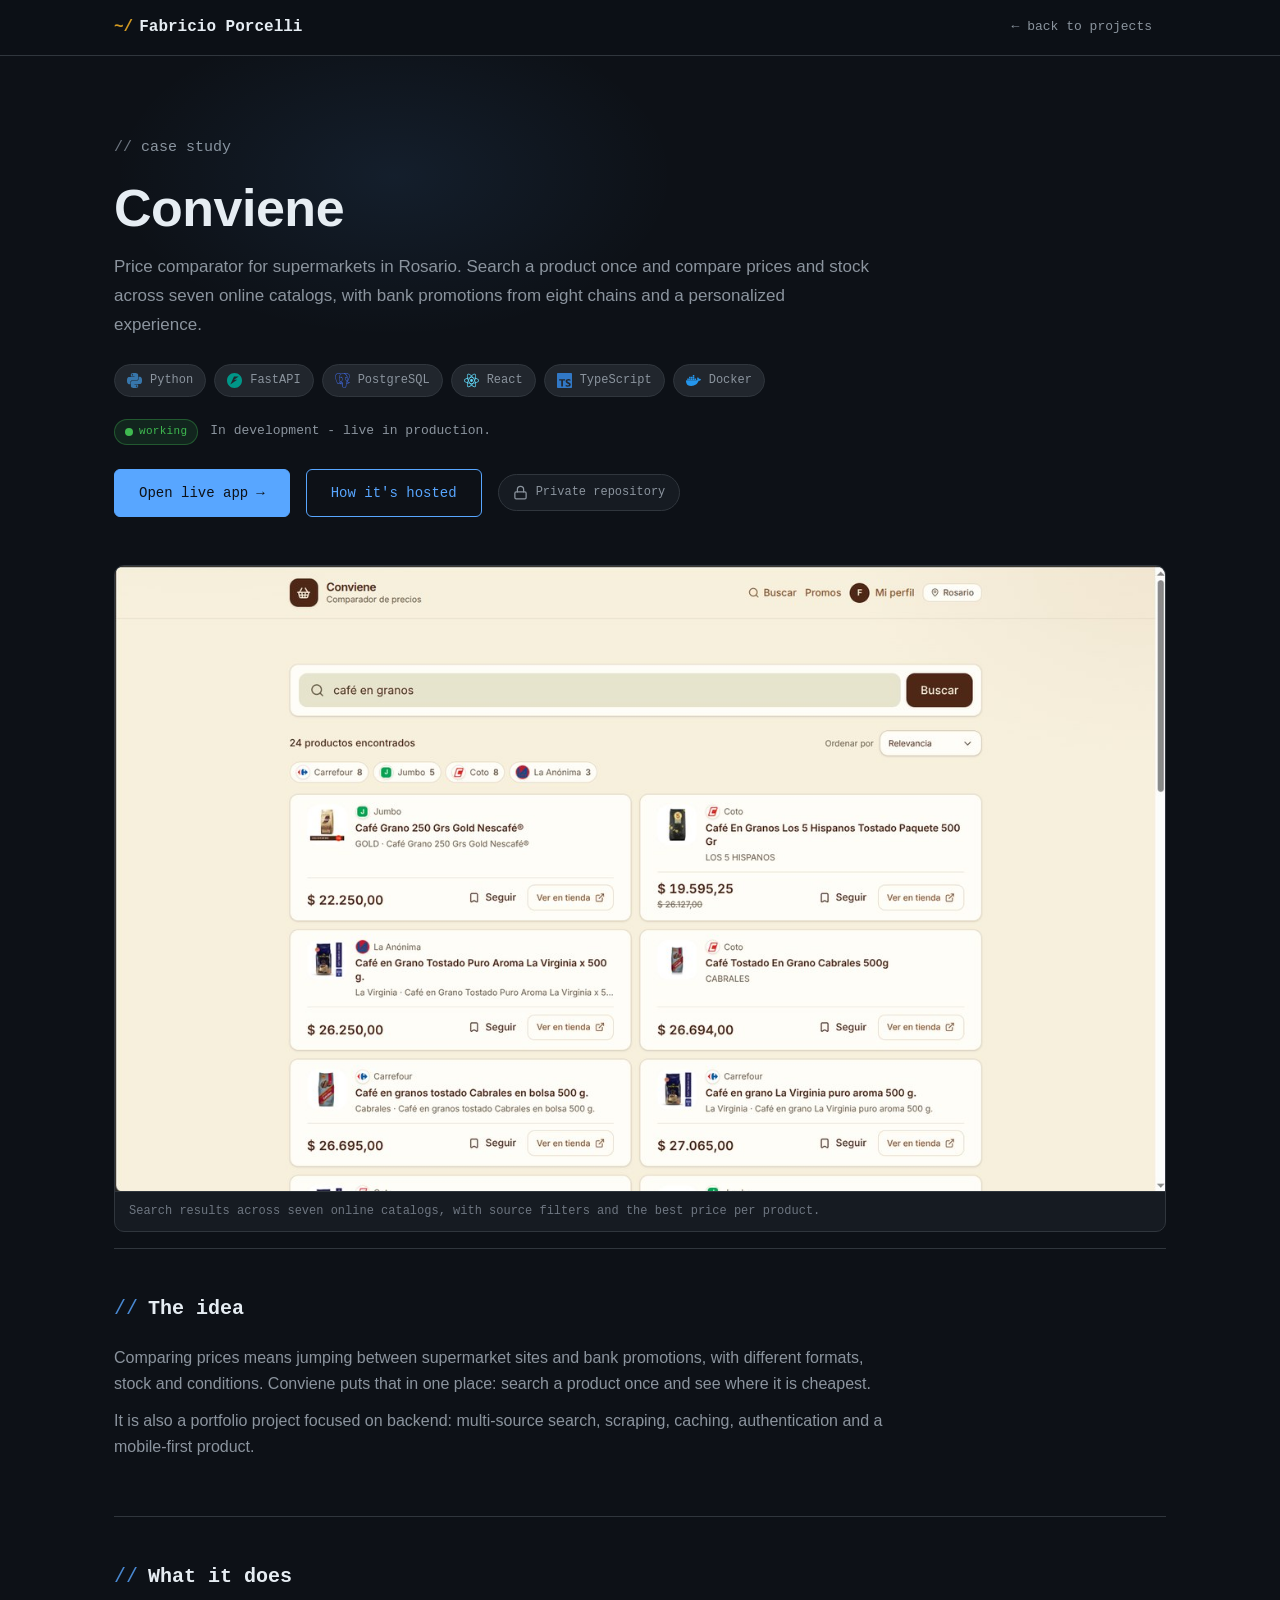
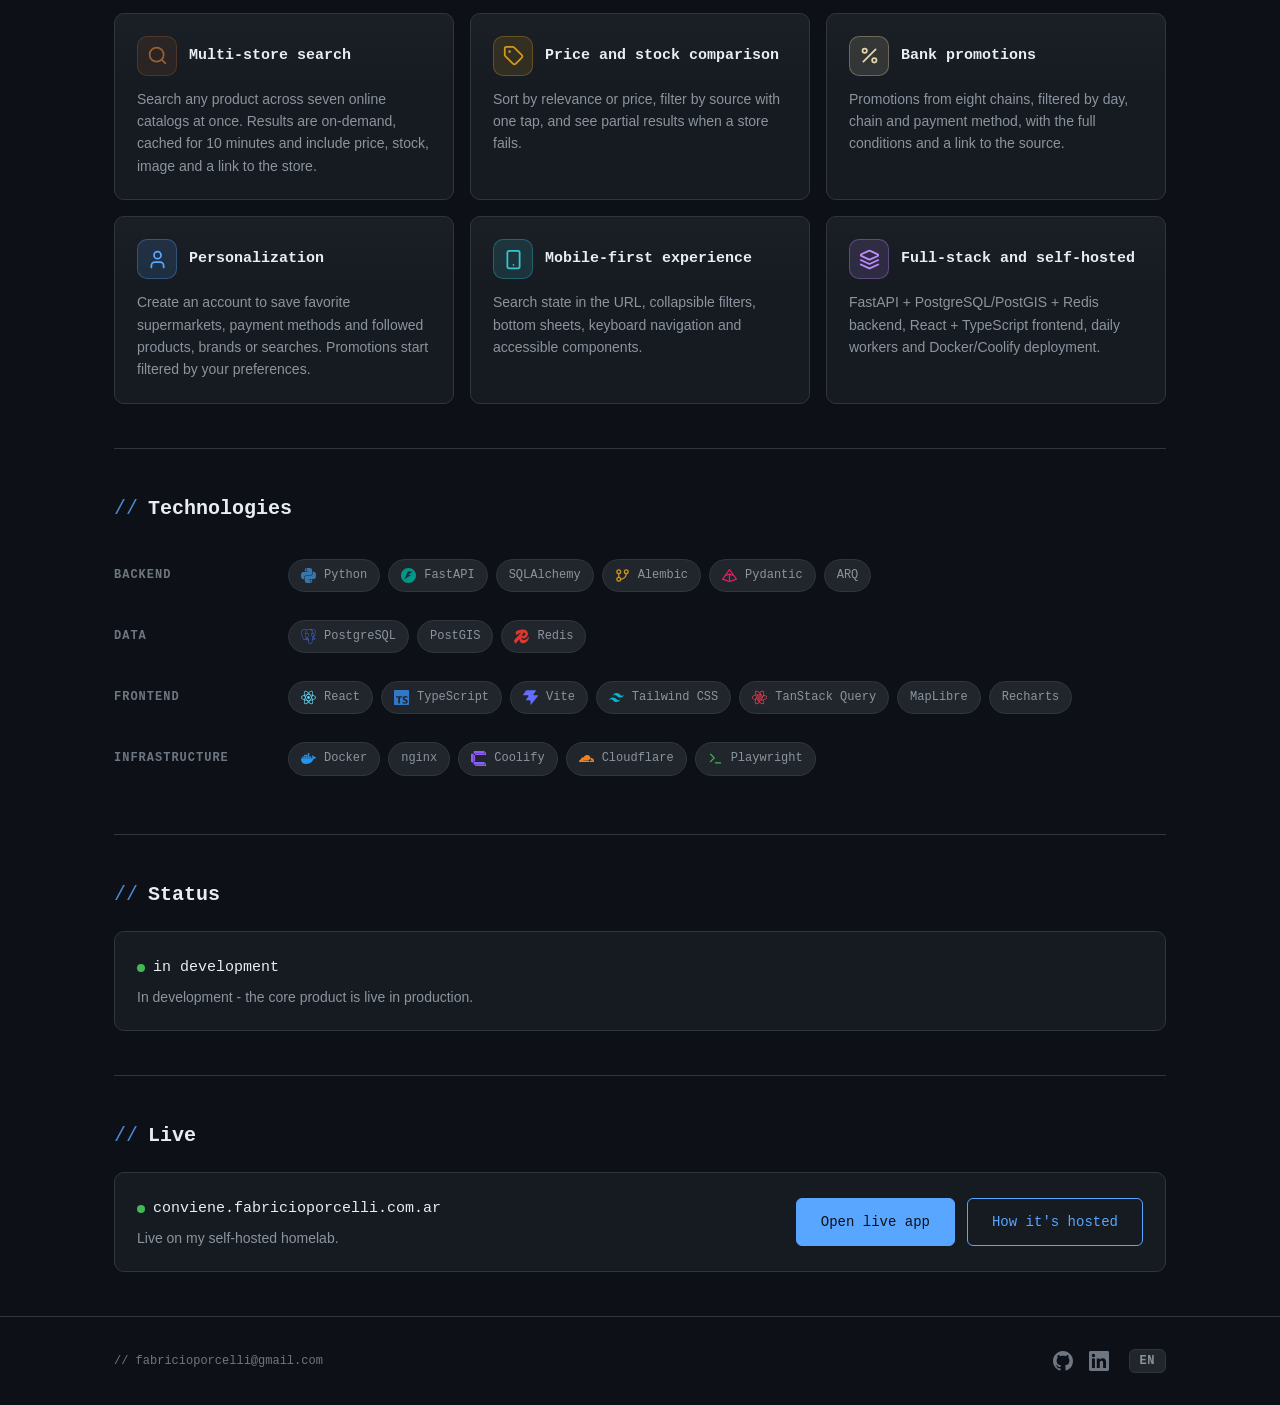
<file: projects/conviene.html>
<!DOCTYPE html>
<html lang="en">
<head>
  <meta charset="UTF-8">
  <meta name="viewport" content="width=device-width, initial-scale=1.0">
  <meta name="referrer" content="strict-origin-when-cross-origin">
  <meta http-equiv="Content-Security-Policy" content="default-src 'self'; script-src 'self' https://umami.fabricioporcelli.com.ar; style-src 'self' 'unsafe-inline'; img-src 'self' https://status.fabricioporcelli.com.ar data:; connect-src 'self' https://*.workers.dev https://contact.fabricioporcelli.com.ar https://umami.fabricioporcelli.com.ar; form-action 'self' https://*.workers.dev https://contact.fabricioporcelli.com.ar; base-uri 'self'; object-src 'none'">
  <title>Conviene - Supermarket Price Comparator | Fabricio Porcelli</title>
  <meta name="description" content="Full-stack supermarket price comparator for Rosario: online catalog search, stock, bank promotions and personalization. FastAPI, PostgreSQL/PostGIS, Redis and React.">
  <link rel="icon" href="../svgs/code.svg">
  <link rel="stylesheet" href="../styles/styles.css">
  <script defer src="https://umami.fabricioporcelli.com.ar/script.js" data-website-id="62327ebd-9f71-47a7-b6ca-48b7fea341be"></script>
</head>
<body>
  <header class="header">
    <nav class="nav">
      <a href="../index.html" class="nav-brand">
        <span class="nav-brand-icon">~/</span>
        Fabricio Porcelli
      </a>
      <a href="../index.html#proyectos" class="nav-link" data-i18n="detail.back">&larr; back to projects</a>
    </nav>
  </header>

  <main class="detail-page">
    <div class="container">
      <div class="detail-hero">
        <p class="hero-greeting"><span class="comment">//</span> <span data-i18n="cv.kicker">case study</span></p>
        <h1 class="detail-title">Conviene</h1>
        <p class="detail-subtitle" data-i18n="cv.subtitle">
          Price comparator for supermarkets in Rosario. Search a product once and compare prices
          and stock across seven online catalogs, with bank promotions from eight chains and a
          personalized experience.
        </p>
        <div class="detail-stack">
          <span class="detail-stack-item"><img src="../svgs/tech/python.svg" alt="">Python</span>
          <span class="detail-stack-item"><img src="../svgs/tech/fastapi.svg" alt="">FastAPI</span>
          <span class="detail-stack-item"><img src="../svgs/tech/postgresql.svg" alt="">PostgreSQL</span>
          <span class="detail-stack-item"><img src="../svgs/tech/react.svg" alt="">React</span>
          <span class="detail-stack-item"><img src="../svgs/tech/typescript.svg" alt="">TypeScript</span>
          <span class="detail-stack-item"><img src="../svgs/tech/docker.svg" alt="">Docker</span>
        </div>
        <div class="sir-working">
          <span class="project-working"><span class="working-dot"></span>working</span>
          <span data-i18n="cv.working">In development - live in production.</span>
        </div>
        <div class="hero-actions" style="margin-top: 24px;">
          <a class="btn btn-primary" href="https://conviene.fabricioporcelli.com.ar/" target="_blank" rel="noopener noreferrer"><span data-i18n="cv.live.open">Open live app</span> <span class="arrow">&rarr;</span></a>
          <a class="btn btn-outline" href="homelab.html" data-i18n="cv.live.infra">How it's hosted</a>
          <span class="private-repo-tag">
            <svg width="15" height="15" viewBox="0 0 24 24" fill="none" stroke="currentColor" stroke-width="2" stroke-linecap="round" stroke-linejoin="round"><rect width="18" height="11" x="3" y="11" rx="2" ry="2"/><path d="M7 11V7a5 5 0 0 1 10 0v4"/></svg>
            <span data-i18n="project.privateRepo">Private repository</span>
          </span>
        </div>
      </div>

      <figure class="detail-figure">
        <img src="../images/conviene-desktop.jpg" alt="Conviene search results on desktop">
        <figcaption data-i18n="cv.shot.caption">Search results across seven online catalogs, with source filters and the best price per product.</figcaption>
      </figure>

      <section class="detail-section">
        <h2 data-i18n="cv.idea.title">The idea</h2>
        <p data-i18n="cv.idea.p1">
          Comparing prices means jumping between supermarket sites and bank promotions, with
          different formats, stock and conditions. Conviene puts that in one place: search a
          product once and see where it is cheapest.
        </p>
        <p data-i18n="cv.idea.p2">
          It is also a portfolio project focused on backend: multi-source search, scraping,
          caching, authentication and a mobile-first product.
        </p>
      </section>

      <section class="detail-section">
        <h2 data-i18n="cv.features.title">What it does</h2>
        <div class="detail-grid">
          <article class="detail-card" style="--card-accent: #995f2f">
            <div class="detail-card-head">
              <span class="detail-card-icon">
                <svg width="21" height="21" viewBox="0 0 24 24" fill="none" stroke="currentColor" stroke-width="2" stroke-linecap="round" stroke-linejoin="round"><circle cx="11" cy="11" r="8"/><path d="m21 21-4.3-4.3"/></svg>
              </span>
              <h3 data-i18n="cv.f1.title">Multi-store search</h3>
            </div>
            <p data-i18n="cv.f1.desc">Search any product across seven online catalogs at once. Results are on-demand, cached for 10 minutes and include price, stock, image and a link to the store.</p>
          </article>

          <article class="detail-card" style="--card-accent: #d29922">
            <div class="detail-card-head">
              <span class="detail-card-icon">
                <svg width="21" height="21" viewBox="0 0 24 24" fill="none" stroke="currentColor" stroke-width="2" stroke-linecap="round" stroke-linejoin="round"><path d="M12.586 2.586A2 2 0 0 0 11.172 2H4a2 2 0 0 0-2 2v7.172a2 2 0 0 0 .586 1.414l8.704 8.704a2.426 2.426 0 0 0 3.42 0l6.58-6.58a2.426 2.426 0 0 0 0-3.42z"/><circle cx="7.5" cy="7.5" r=".5" fill="currentColor"/></svg>
              </span>
              <h3 data-i18n="cv.f2.title">Price and stock comparison</h3>
            </div>
            <p data-i18n="cv.f2.desc">Sort by relevance or price, filter by source with one tap, and see partial results when a store fails.</p>
          </article>

          <article class="detail-card" style="--card-accent: #e4d6a9">
            <div class="detail-card-head">
              <span class="detail-card-icon">
                <svg width="21" height="21" viewBox="0 0 24 24" fill="none" stroke="currentColor" stroke-width="2" stroke-linecap="round" stroke-linejoin="round"><line x1="19" x2="5" y1="5" y2="19"/><circle cx="6.5" cy="6.5" r="2.5"/><circle cx="17.5" cy="17.5" r="2.5"/></svg>
              </span>
              <h3 data-i18n="cv.f3.title">Bank promotions</h3>
            </div>
            <p data-i18n="cv.f3.desc">Promotions from eight chains, filtered by day, chain and payment method, with the full conditions and a link to the source.</p>
          </article>

          <article class="detail-card" style="--card-accent: #58a6ff">
            <div class="detail-card-head">
              <span class="detail-card-icon">
                <svg width="21" height="21" viewBox="0 0 24 24" fill="none" stroke="currentColor" stroke-width="2" stroke-linecap="round" stroke-linejoin="round"><path d="M19 21v-2a4 4 0 0 0-4-4H9a4 4 0 0 0-4 4v2"/><circle cx="12" cy="7" r="4"/></svg>
              </span>
              <h3 data-i18n="cv.f4.title">Personalization</h3>
            </div>
            <p data-i18n="cv.f4.desc">Create an account to save favorite supermarkets, payment methods and followed products, brands or searches. Promotions start filtered by your preferences.</p>
          </article>

          <article class="detail-card" style="--card-accent: #39c5cf">
            <div class="detail-card-head">
              <span class="detail-card-icon">
                <svg width="21" height="21" viewBox="0 0 24 24" fill="none" stroke="currentColor" stroke-width="2" stroke-linecap="round" stroke-linejoin="round"><rect width="14" height="20" x="5" y="2" rx="2" ry="2"/><path d="M12 18h.01"/></svg>
              </span>
              <h3 data-i18n="cv.f5.title">Mobile-first experience</h3>
            </div>
            <p data-i18n="cv.f5.desc">Search state in the URL, collapsible filters, bottom sheets, keyboard navigation and accessible components.</p>
          </article>

          <article class="detail-card" style="--card-accent: #bc8cff">
            <div class="detail-card-head">
              <span class="detail-card-icon">
                <svg width="21" height="21" viewBox="0 0 24 24" fill="none" stroke="currentColor" stroke-width="2" stroke-linecap="round" stroke-linejoin="round"><path d="m12.83 2.18a2 2 0 0 0-1.66 0L2.6 6.08a1 1 0 0 0 0 1.83l8.58 3.91a2 2 0 0 0 1.66 0l8.58-3.9a1 1 0 0 0 0-1.83Z"/><path d="m22 17.65-9.17 4.16a2 2 0 0 1-1.66 0L2 17.65"/><path d="m22 12.65-9.17 4.16a2 2 0 0 1-1.66 0L2 12.65"/></svg>
              </span>
              <h3 data-i18n="cv.f6.title">Full-stack and self-hosted</h3>
            </div>
            <p data-i18n="cv.f6.desc">FastAPI + PostgreSQL/PostGIS + Redis backend, React + TypeScript frontend, daily workers and Docker/Coolify deployment.</p>
          </article>
        </div>
      </section>

      <section class="detail-section">
        <h2 data-i18n="cv.tech.title">Technologies</h2>
        <div class="tech-board">
          <div class="tech-row">
            <span class="tech-label" data-i18n="cv.tech.backend">Backend</span>
            <div class="tech-items">
              <span class="tech-item"><img src="../svgs/tech/python.svg" alt="">Python</span>
              <span class="tech-item"><img src="../svgs/tech/fastapi.svg" alt="">FastAPI</span>
              <span class="tech-item">SQLAlchemy</span>
              <span class="tech-item"><img src="../svgs/tech/alembic.svg" alt="">Alembic</span>
              <span class="tech-item"><img src="../svgs/tech/pydantic.svg" alt="">Pydantic</span>
              <span class="tech-item">ARQ</span>
            </div>
          </div>
          <div class="tech-row">
            <span class="tech-label" data-i18n="cv.tech.data">Data</span>
            <div class="tech-items">
              <span class="tech-item"><img src="../svgs/tech/postgresql.svg" alt="">PostgreSQL</span>
              <span class="tech-item">PostGIS</span>
              <span class="tech-item"><img src="../svgs/tech/redis.svg" alt="">Redis</span>
            </div>
          </div>
          <div class="tech-row">
            <span class="tech-label" data-i18n="cv.tech.frontend">Frontend</span>
            <div class="tech-items">
              <span class="tech-item"><img src="../svgs/tech/react.svg" alt="">React</span>
              <span class="tech-item"><img src="../svgs/tech/typescript.svg" alt="">TypeScript</span>
              <span class="tech-item"><img src="../svgs/tech/vite.svg" alt="">Vite</span>
              <span class="tech-item"><img src="../svgs/tech/tailwindcss.svg" alt="">Tailwind CSS</span>
              <span class="tech-item"><img src="../svgs/tech/reactquery.svg" alt="">TanStack Query</span>
              <span class="tech-item">MapLibre</span>
              <span class="tech-item">Recharts</span>
            </div>
          </div>
          <div class="tech-row">
            <span class="tech-label" data-i18n="cv.tech.infra">Infrastructure</span>
            <div class="tech-items">
              <span class="tech-item"><img src="../svgs/tech/docker.svg" alt="">Docker</span>
              <span class="tech-item">nginx</span>
              <span class="tech-item"><img src="../svgs/tech/coolify.svg" alt="">Coolify</span>
              <span class="tech-item"><img src="../svgs/tech/cloudflare.svg" alt="">Cloudflare</span>
              <span class="tech-item"><img src="../svgs/tech/terminal.svg" alt="">Playwright</span>
            </div>
          </div>
        </div>
      </section>

      <section class="detail-section">
        <h2 data-i18n="cv.status.title">Status</h2>
        <div class="status-box">
          <div class="status-box-info">
            <span class="status-box-name"><span class="status-box-dot"></span><span data-i18n="cv.status.name">in development</span></span>
            <p data-i18n="cv.status.desc">In development - the core product is live in production.</p>
          </div>
        </div>
      </section>

      <section class="detail-section">
        <h2 data-i18n="cv.live.title">Live</h2>
        <div class="status-box">
          <div class="status-box-info">
            <span class="status-box-name"><span class="status-box-dot"></span>conviene.fabricioporcelli.com.ar</span>
            <p data-i18n="cv.live.desc">Live on my self-hosted homelab.</p>
          </div>
          <div class="status-box-actions">
            <a class="btn btn-primary" href="https://conviene.fabricioporcelli.com.ar/" target="_blank" rel="noopener noreferrer" data-i18n="cv.live.open">Open app</a>
            <a class="btn btn-outline" href="homelab.html" data-i18n="cv.live.infra">How it's hosted</a>
          </div>
        </div>
      </section>
    </div>
  </main>

  <footer class="footer">
    <div class="container">
      <div class="footer-content">
        <p class="footer-info">
          <span class="comment">//</span> fabricioporcelli@gmail.com
        </p>
        <div class="footer-actions">
          <div class="footer-socials">
            <a href="https://github.com/FabricioPorcelli" target="_blank" rel="noopener noreferrer" class="footer-social-link" aria-label="GitHub">
              <svg viewBox="0 0 24 24" fill="currentColor"><path d="M12 0C5.37 0 0 5.37 0 12c0 5.31 3.435 9.795 8.205 11.385.6.105.825-.255.825-.57 0-.285-.015-1.23-.015-2.235-3.015.555-3.795-.735-4.035-1.41-.135-.345-.72-1.41-1.23-1.695-.42-.225-1.02-.78-.015-.795.945-.015 1.62.87 1.845 1.23 1.08 1.815 2.805 1.305 3.495.99.105-.78.42-1.305.765-1.605-2.67-.3-5.46-1.335-5.46-5.925 0-1.305.465-2.385 1.23-3.225-.12-.3-.54-1.53.12-3.18 0 0 1.005-.315 3.3 1.23.96-.27 1.98-.405 3-.405s2.04.135 3 .405c2.295-1.56 3.3-1.23 3.3-1.23.66 1.65.24 2.88.12 3.18.765.84 1.23 1.905 1.23 3.225 0 4.605-2.805 5.625-5.475 5.925.435.375.81 1.095.81 2.22 0 1.605-.015 2.895-.015 3.3 0 .315.225.69.825.57A12.02 12.02 0 0 0 24 12c0-6.63-5.37-12-12-12z"/></svg>
            </a>
            <a href="https://www.linkedin.com/in/fabricio-porcelli/" target="_blank" rel="noopener noreferrer" class="footer-social-link" aria-label="LinkedIn">
              <svg viewBox="0 0 24 24" fill="currentColor"><path d="M20.447 20.452h-3.554v-5.569c0-1.328-.027-3.037-1.852-3.037-1.853 0-2.136 1.445-2.136 2.939v5.667H9.351V9h3.414v1.561h.046c.477-.9 1.637-1.85 3.37-1.85 3.601 0 4.267 2.37 4.267 5.455v6.286zM5.337 7.433a2.062 2.062 0 01-2.063-2.065 2.064 2.064 0 112.063 2.065zm1.782 13.019H3.555V9h3.564v11.452zM22.225 0H1.771C.792 0 0 .774 0 1.729v20.542C0 23.227.792 24 1.771 24h20.451C23.2 24 24 23.227 24 22.271V1.729C24 .774 23.2 0 22.222 0h.003z"/></svg>
            </a>
          </div>
          <button class="lang-toggle" id="lang-toggle" aria-label="Switch language">EN</button>
        </div>
      </div>
    </div>
  </footer>

  <script src="../scripts/detail.js"></script>
</body>
</html>
</file>
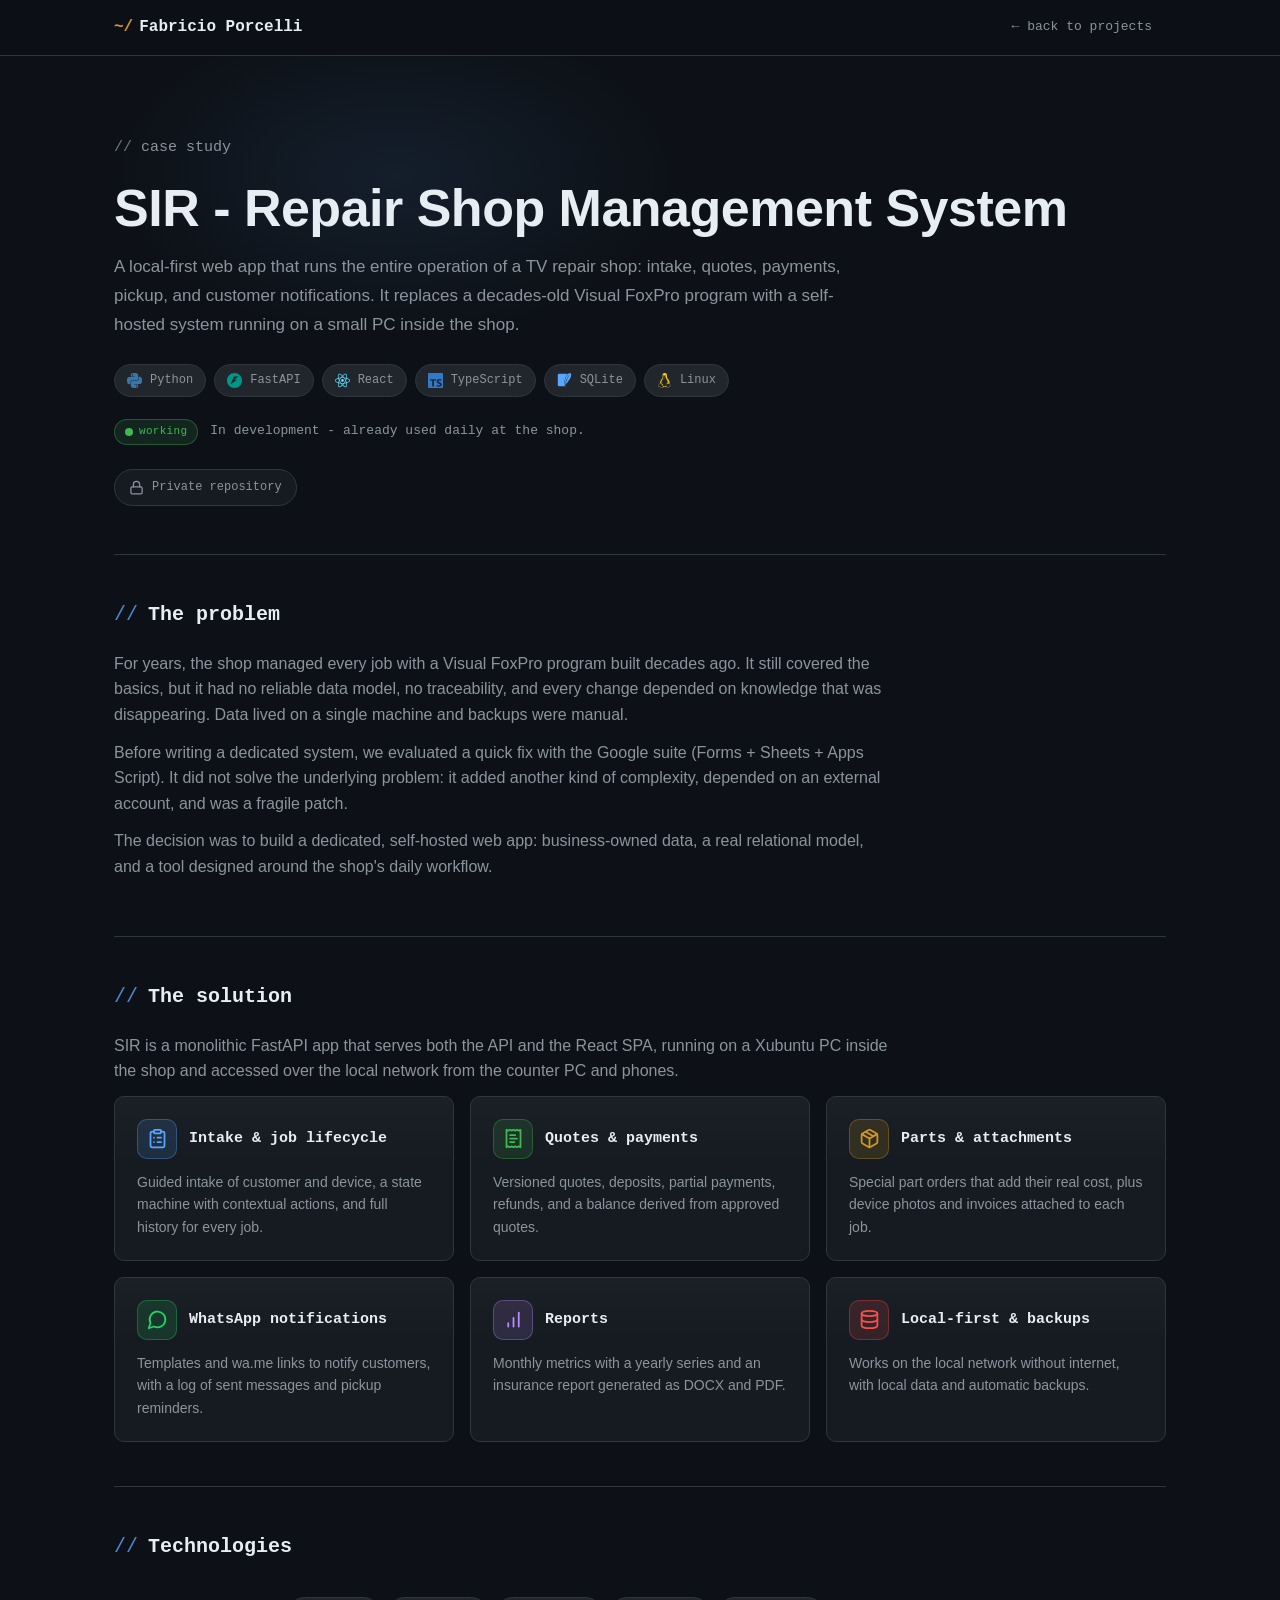
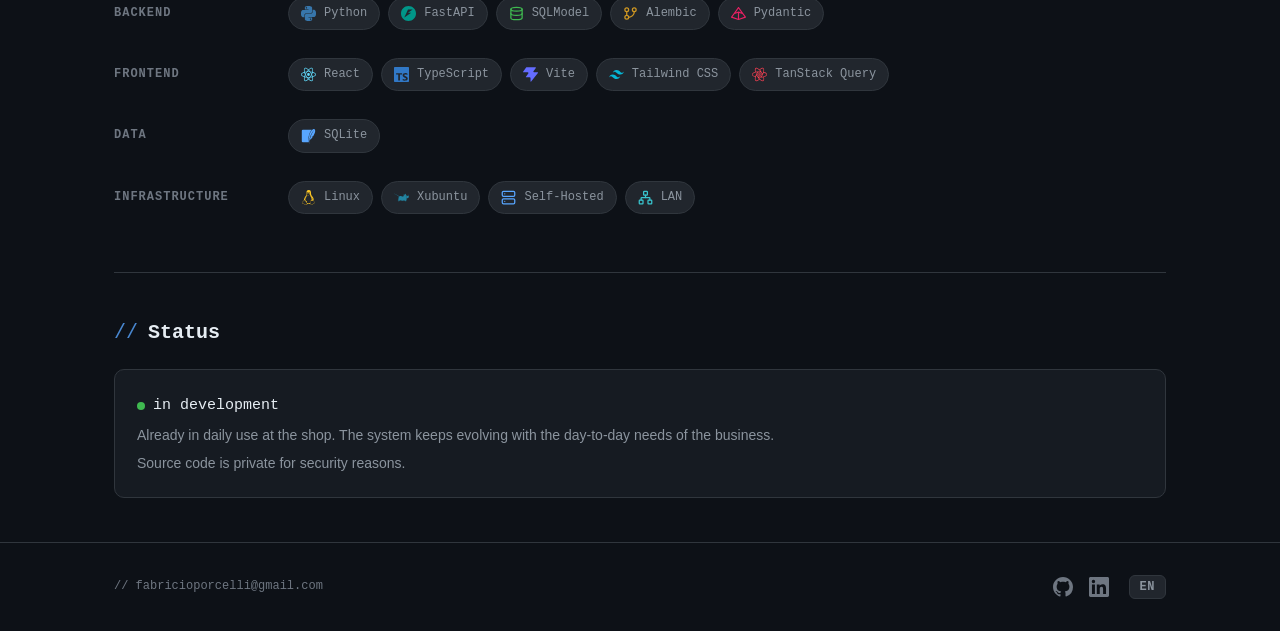
<file: projects/sir.html>
<!DOCTYPE html>
<html lang="en">
<head>
  <meta charset="UTF-8">
  <meta name="viewport" content="width=device-width, initial-scale=1.0">
  <meta name="referrer" content="strict-origin-when-cross-origin">
  <meta http-equiv="Content-Security-Policy" content="default-src 'self'; script-src 'self' https://umami.fabricioporcelli.com.ar; style-src 'self' 'unsafe-inline'; img-src 'self' https://status.fabricioporcelli.com.ar data:; connect-src 'self' https://*.workers.dev https://contact.fabricioporcelli.com.ar https://umami.fabricioporcelli.com.ar; form-action 'self' https://*.workers.dev https://contact.fabricioporcelli.com.ar; base-uri 'self'; object-src 'none'">
  <title>SIR - Repair Shop Management System | Fabricio Porcelli</title>
  <meta name="description" content="Local-first management system for a TV repair shop: FastAPI, SQLite and React, self-hosted on a Xubuntu PC inside the shop.">
  <link rel="icon" href="../svgs/code.svg">
  <link rel="stylesheet" href="../styles/styles.css">
  <script defer src="https://umami.fabricioporcelli.com.ar/script.js" data-website-id="62327ebd-9f71-47a7-b6ca-48b7fea341be"></script>
</head>
<body>
  <header class="header">
    <nav class="nav">
      <a href="../index.html" class="nav-brand">
        <span class="nav-brand-icon">~/</span>
        Fabricio Porcelli
      </a>
      <a href="../index.html#proyectos" class="nav-link" data-i18n="detail.back">&larr; back to projects</a>
    </nav>
  </header>

  <main class="detail-page">
    <div class="container">
      <div class="detail-hero">
        <p class="hero-greeting"><span class="comment">//</span> <span data-i18n="sir.kicker">case study</span></p>
        <h1 class="detail-title">SIR - Repair Shop Management System</h1>
        <p class="detail-subtitle" data-i18n="sir.subtitle">
          A local-first web app that runs the entire operation of a TV repair shop: intake, quotes,
          payments, pickup, and customer notifications. It replaces a decades-old Visual FoxPro
          program with a self-hosted system running on a small PC inside the shop.
        </p>
        <div class="detail-stack">
          <span class="detail-stack-item"><img src="../svgs/tech/python.svg" alt="">Python</span>
          <span class="detail-stack-item"><img src="../svgs/tech/fastapi.svg" alt="">FastAPI</span>
          <span class="detail-stack-item"><img src="../svgs/tech/react.svg" alt="">React</span>
          <span class="detail-stack-item"><img src="../svgs/tech/typescript.svg" alt="">TypeScript</span>
          <span class="detail-stack-item"><img src="../svgs/tech/sqlite.svg" alt="">SQLite</span>
          <span class="detail-stack-item"><img src="../svgs/tech/linux.svg" alt="">Linux</span>
        </div>
        <div class="sir-working">
          <span class="project-working"><span class="working-dot"></span>working</span>
          <span data-i18n="sir.working">In development - already used daily at the shop.</span>
        </div>
        <div class="hero-actions" style="margin-top: 24px;">
          <span class="private-repo-tag">
            <svg width="15" height="15" viewBox="0 0 24 24" fill="none" stroke="currentColor" stroke-width="2" stroke-linecap="round" stroke-linejoin="round"><rect width="18" height="11" x="3" y="11" rx="2" ry="2"/><path d="M7 11V7a5 5 0 0 1 10 0v4"/></svg>
            <span data-i18n="project.privateRepo">Private repository</span>
          </span>
        </div>
      </div>

      <section class="detail-section">
        <h2 data-i18n="sir.problem.title">The problem</h2>
        <p data-i18n="sir.problem.p1">
          For years, the shop managed every job with a Visual FoxPro program built decades ago. It
          still covered the basics, but it had no reliable data model, no traceability, and every
          change depended on knowledge that was disappearing. Data lived on a single machine and
          backups were manual.
        </p>
        <p data-i18n="sir.problem.p2">
          Before writing a dedicated system, we evaluated a quick fix with the Google suite
          (Forms + Sheets + Apps Script). It did not solve the underlying problem: it added
          another kind of complexity, depended on an external account, and was a fragile patch.
        </p>
        <p data-i18n="sir.problem.p3">
          The decision was to build a dedicated, self-hosted web app: business-owned data, a real
          relational model, and a tool designed around the shop's daily workflow.
        </p>
      </section>

      <section class="detail-section">
        <h2 data-i18n="sir.solution.title">The solution</h2>
        <p data-i18n="sir.solution.intro">
          SIR is a monolithic FastAPI app that serves both the API and the React SPA, running on a
          Xubuntu PC inside the shop and accessed over the local network from the counter PC and
          phones.
        </p>
        <div class="detail-grid">
          <article class="detail-card" style="--card-accent: #58a6ff">
            <div class="detail-card-head">
              <span class="detail-card-icon">
                <svg width="21" height="21" viewBox="0 0 24 24" fill="none" stroke="currentColor" stroke-width="2" stroke-linecap="round" stroke-linejoin="round"><rect width="8" height="4" x="8" y="2" rx="1" ry="1"/><path d="M16 4h2a2 2 0 0 1 2 2v14a2 2 0 0 1-2 2H6a2 2 0 0 1-2-2V6a2 2 0 0 1 2-2h2"/><path d="M12 11h4"/><path d="M12 16h4"/><path d="M8 11h.01"/><path d="M8 16h.01"/></svg>
              </span>
              <h3 data-i18n="sir.feature1.title">Intake &amp; job lifecycle</h3>
            </div>
            <p data-i18n="sir.feature1.desc">Guided intake of customer and device, a state machine with contextual actions, and full history for every job.</p>
          </article>
          <article class="detail-card" style="--card-accent: #3fb950">
            <div class="detail-card-head">
              <span class="detail-card-icon">
                <svg width="21" height="21" viewBox="0 0 24 24" fill="none" stroke="currentColor" stroke-width="2" stroke-linecap="round" stroke-linejoin="round"><path d="M4 2v20l2-1 2 1 2-1 2 1 2-1 2 1 2-1 2 1V2l-2 1-2-1-2 1-2-1-2 1-2-1-2 1Z"/><path d="M14 8H8"/><path d="M16 12H8"/><path d="M13 16H8"/></svg>
              </span>
              <h3 data-i18n="sir.feature2.title">Quotes &amp; payments</h3>
            </div>
            <p data-i18n="sir.feature2.desc">Versioned quotes, deposits, partial payments, refunds, and a balance derived from approved quotes.</p>
          </article>
          <article class="detail-card" style="--card-accent: #d29922">
            <div class="detail-card-head">
              <span class="detail-card-icon">
                <svg width="21" height="21" viewBox="0 0 24 24" fill="none" stroke="currentColor" stroke-width="2" stroke-linecap="round" stroke-linejoin="round"><path d="M11 21.73a2 2 0 0 0 2 0l7-4A2 2 0 0 0 21 16V8a2 2 0 0 0-1-1.73l-7-4a2 2 0 0 0-2 0l-7 4A2 2 0 0 0 3 8v8a2 2 0 0 0 1 1.73z"/><path d="M12 22V12"/><polyline points="3.29 7 12 12 20.71 7"/><path d="m7.5 4.27 9 5.15"/></svg>
              </span>
              <h3 data-i18n="sir.feature3.title">Parts &amp; attachments</h3>
            </div>
            <p data-i18n="sir.feature3.desc">Special part orders that add their real cost, plus device photos and invoices attached to each job.</p>
          </article>
          <article class="detail-card" style="--card-accent: #25d366">
            <div class="detail-card-head">
              <span class="detail-card-icon">
                <svg width="21" height="21" viewBox="0 0 24 24" fill="none" stroke="currentColor" stroke-width="2" stroke-linecap="round" stroke-linejoin="round"><path d="M7.9 20A9 9 0 1 0 4 16.1L2 22Z"/></svg>
              </span>
              <h3 data-i18n="sir.feature4.title">WhatsApp notifications</h3>
            </div>
            <p data-i18n="sir.feature4.desc">Templates and wa.me links to notify customers, with a log of sent messages and pickup reminders.</p>
          </article>
          <article class="detail-card" style="--card-accent: #bc8cff">
            <div class="detail-card-head">
              <span class="detail-card-icon">
                <svg width="21" height="21" viewBox="0 0 24 24" fill="none" stroke="currentColor" stroke-width="2" stroke-linecap="round" stroke-linejoin="round"><line x1="12" x2="12" y1="20" y2="10"/><line x1="18" x2="18" y1="20" y2="4"/><line x1="6" x2="6" y1="20" y2="16"/></svg>
              </span>
              <h3 data-i18n="sir.feature5.title">Reports</h3>
            </div>
            <p data-i18n="sir.feature5.desc">Monthly metrics with a yearly series and an insurance report generated as DOCX and PDF.</p>
          </article>
          <article class="detail-card" style="--card-accent: #f85149">
            <div class="detail-card-head">
              <span class="detail-card-icon">
                <svg width="21" height="21" viewBox="0 0 24 24" fill="none" stroke="currentColor" stroke-width="2" stroke-linecap="round" stroke-linejoin="round"><ellipse cx="12" cy="5" rx="9" ry="3"/><path d="M3 5v14a9 3 0 0 0 18 0V5"/><path d="M3 12a9 3 0 0 0 18 0"/></svg>
              </span>
              <h3 data-i18n="sir.feature6.title">Local-first &amp; backups</h3>
            </div>
            <p data-i18n="sir.feature6.desc">Works on the local network without internet, with local data and automatic backups.</p>
          </article>
        </div>
      </section>

      <section class="detail-section">
        <h2 data-i18n="sir.arch.title">Technologies</h2>
        <div class="tech-board">
          <div class="tech-row">
            <span class="tech-label" data-i18n="sir.stack.backend.title">Backend</span>
            <div class="tech-items">
              <span class="tech-item"><img src="../svgs/tech/python.svg" alt="">Python</span>
              <span class="tech-item"><img src="../svgs/tech/fastapi.svg" alt="">FastAPI</span>
              <span class="tech-item"><img src="../svgs/tech/sqlmodel.svg" alt="">SQLModel</span>
              <span class="tech-item"><img src="../svgs/tech/alembic.svg" alt="">Alembic</span>
              <span class="tech-item"><img src="../svgs/tech/pydantic.svg" alt="">Pydantic</span>
            </div>
          </div>
          <div class="tech-row">
            <span class="tech-label" data-i18n="sir.stack.frontend.title">Frontend</span>
            <div class="tech-items">
              <span class="tech-item"><img src="../svgs/tech/react.svg" alt="">React</span>
              <span class="tech-item"><img src="../svgs/tech/typescript.svg" alt="">TypeScript</span>
              <span class="tech-item"><img src="../svgs/tech/vite.svg" alt="">Vite</span>
              <span class="tech-item"><img src="../svgs/tech/tailwindcss.svg" alt="">Tailwind CSS</span>
              <span class="tech-item"><img src="../svgs/tech/reactquery.svg" alt="">TanStack Query</span>
            </div>
          </div>
          <div class="tech-row">
            <span class="tech-label" data-i18n="sir.stack.data.title">Data</span>
            <div class="tech-items">
              <span class="tech-item"><img src="../svgs/tech/sqlite.svg" alt="">SQLite</span>
            </div>
          </div>
          <div class="tech-row">
            <span class="tech-label" data-i18n="sir.stack.infra.title">Infrastructure</span>
            <div class="tech-items">
              <span class="tech-item"><img src="../svgs/tech/linux.svg" alt="">Linux</span>
              <span class="tech-item"><img src="../svgs/tech/xfce.svg" alt="">Xubuntu</span>
              <span class="tech-item"><img src="../svgs/tech/server.svg" alt="">Self-Hosted</span>
              <span class="tech-item"><img src="../svgs/tech/network.svg" alt="">LAN</span>
            </div>
          </div>
        </div>
      </section>

      <section class="detail-section">
        <h2 data-i18n="sir.status.title">Status</h2>
        <div class="status-box">
          <div class="status-box-info">
            <span class="status-box-name"><span class="status-box-dot"></span><span data-i18n="sir.status.name">in development</span></span>
            <p data-i18n="sir.status.desc">Already in daily use at the shop. The system keeps evolving with the day-to-day needs of the business.</p>
            <p class="status-box-note" data-i18n="sir.status.private">Source code is private for security reasons.</p>
          </div>
        </div>
      </section>
    </div>
  </main>

  <footer class="footer">
    <div class="container">
      <div class="footer-content">
        <p class="footer-info">
          <span class="comment">//</span> fabricioporcelli@gmail.com
        </p>
        <div class="footer-actions">
          <div class="footer-socials">
            <a href="https://github.com/FabricioPorcelli" target="_blank" rel="noopener noreferrer" class="footer-social-link" aria-label="GitHub">
              <svg viewBox="0 0 24 24" fill="currentColor"><path d="M12 0C5.37 0 0 5.37 0 12c0 5.31 3.435 9.795 8.205 11.385.6.105.825-.255.825-.57 0-.285-.015-1.23-.015-2.235-3.015.555-3.795-.735-4.035-1.41-.135-.345-.72-1.41-1.23-1.695-.42-.225-1.02-.78-.015-.795.945-.015 1.62.87 1.845 1.23 1.08 1.815 2.805 1.305 3.495.99.105-.78.42-1.305.765-1.605-2.67-.3-5.46-1.335-5.46-5.925 0-1.305.465-2.385 1.23-3.225-.12-.3-.54-1.53.12-3.18 0 0 1.005-.315 3.3 1.23.96-.27 1.98-.405 3-.405s2.04.135 3 .405c2.295-1.56 3.3-1.23 3.3-1.23.66 1.65.24 2.88.12 3.18.765.84 1.23 1.905 1.23 3.225 0 4.605-2.805 5.625-5.475 5.925.435.375.81 1.095.81 2.22 0 1.605-.015 2.895-.015 3.3 0 .315.225.69.825.57A12.02 12.02 0 0 0 24 12c0-6.63-5.37-12-12-12z"/></svg>
            </a>
            <a href="https://www.linkedin.com/in/fabricio-porcelli/" target="_blank" rel="noopener noreferrer" class="footer-social-link" aria-label="LinkedIn">
              <svg viewBox="0 0 24 24" fill="currentColor"><path d="M20.447 20.452h-3.554v-5.569c0-1.328-.027-3.037-1.852-3.037-1.853 0-2.136 1.445-2.136 2.939v5.667H9.351V9h3.414v1.561h.046c.477-.9 1.637-1.85 3.37-1.85 3.601 0 4.267 2.37 4.267 5.455v6.286zM5.337 7.433a2.062 2.062 0 01-2.063-2.065 2.064 2.064 0 112.063 2.065zm1.782 13.019H3.555V9h3.564v11.452zM22.225 0H1.771C.792 0 0 .774 0 1.729v20.542C0 23.227.792 24 1.771 24h20.451C23.2 24 24 23.227 24 22.271V1.729C24 .774 23.2 0 22.222 0h.003z"/></svg>
            </a>
          </div>
          <button class="lang-toggle" id="lang-toggle" aria-label="Switch language">EN</button>
        </div>
      </div>
    </div>
  </footer>

  <script src="../scripts/detail.js"></script>
</body>
</html>
</file>
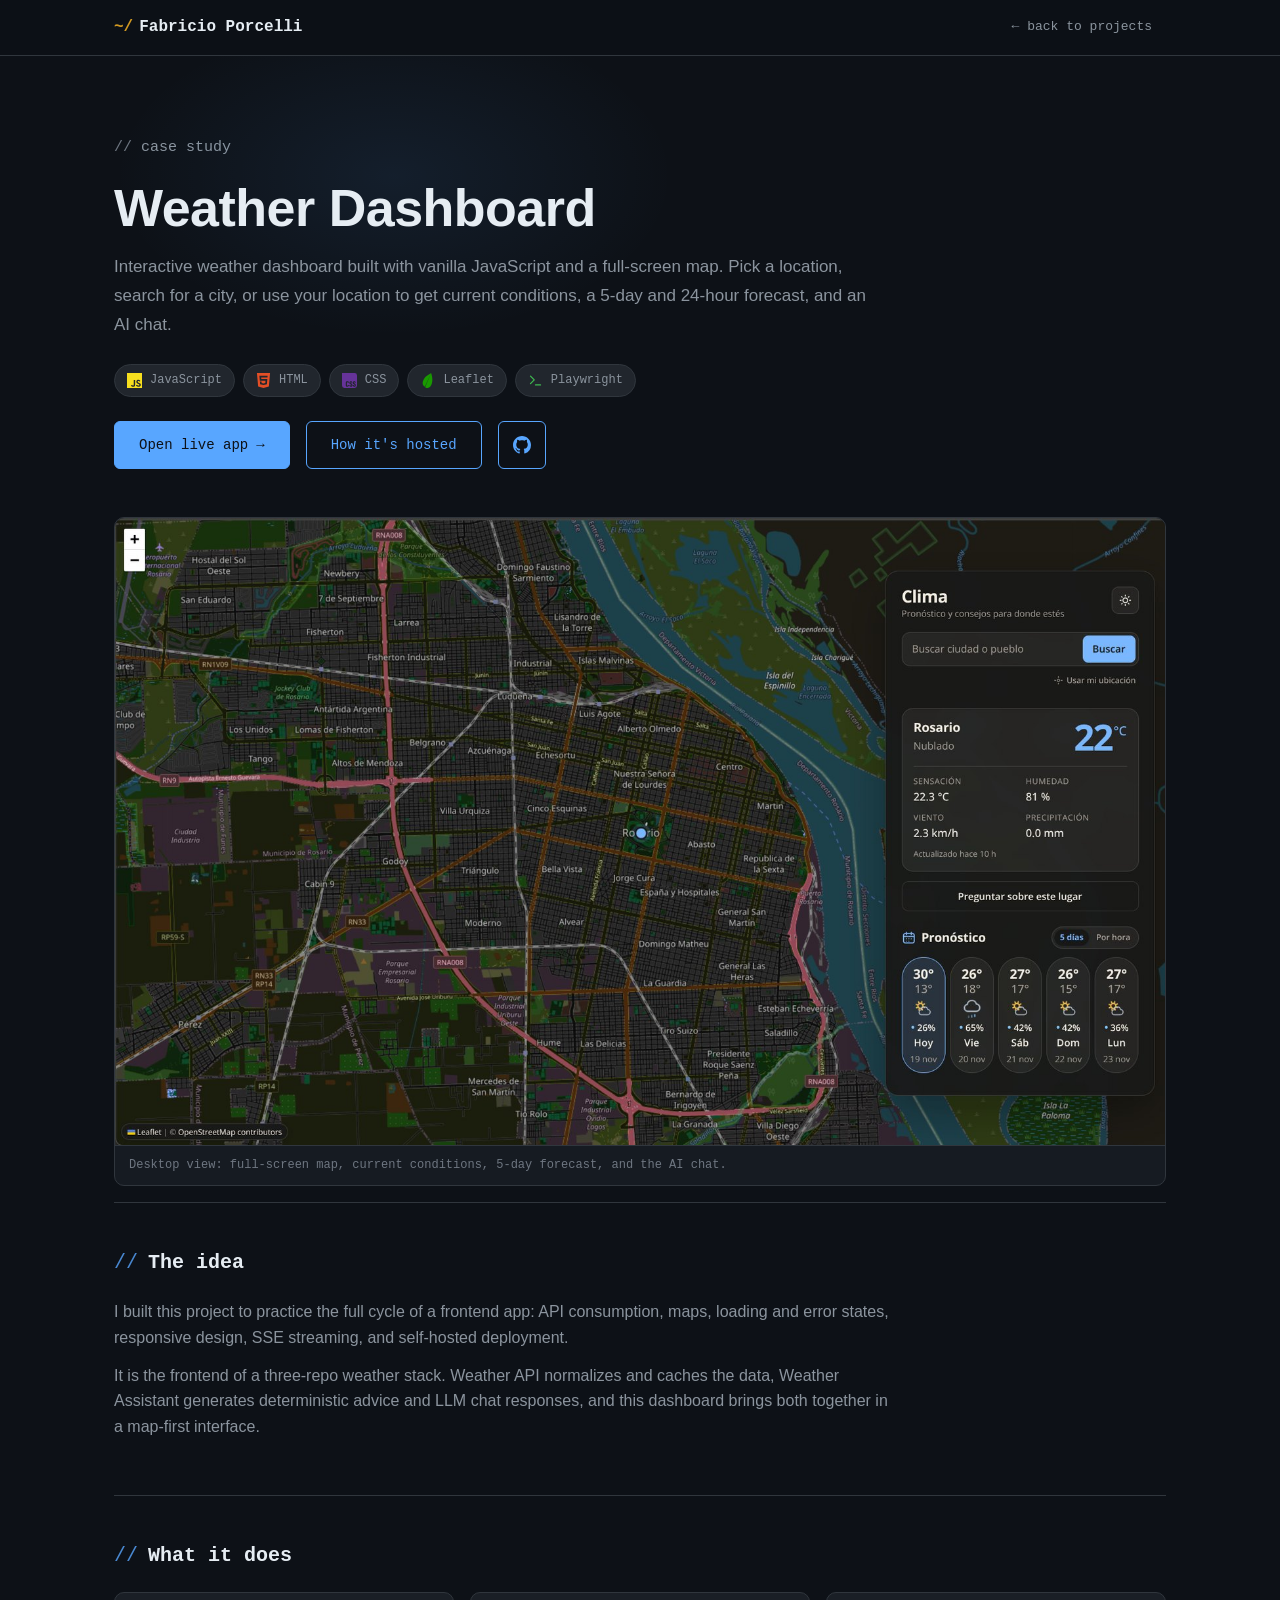
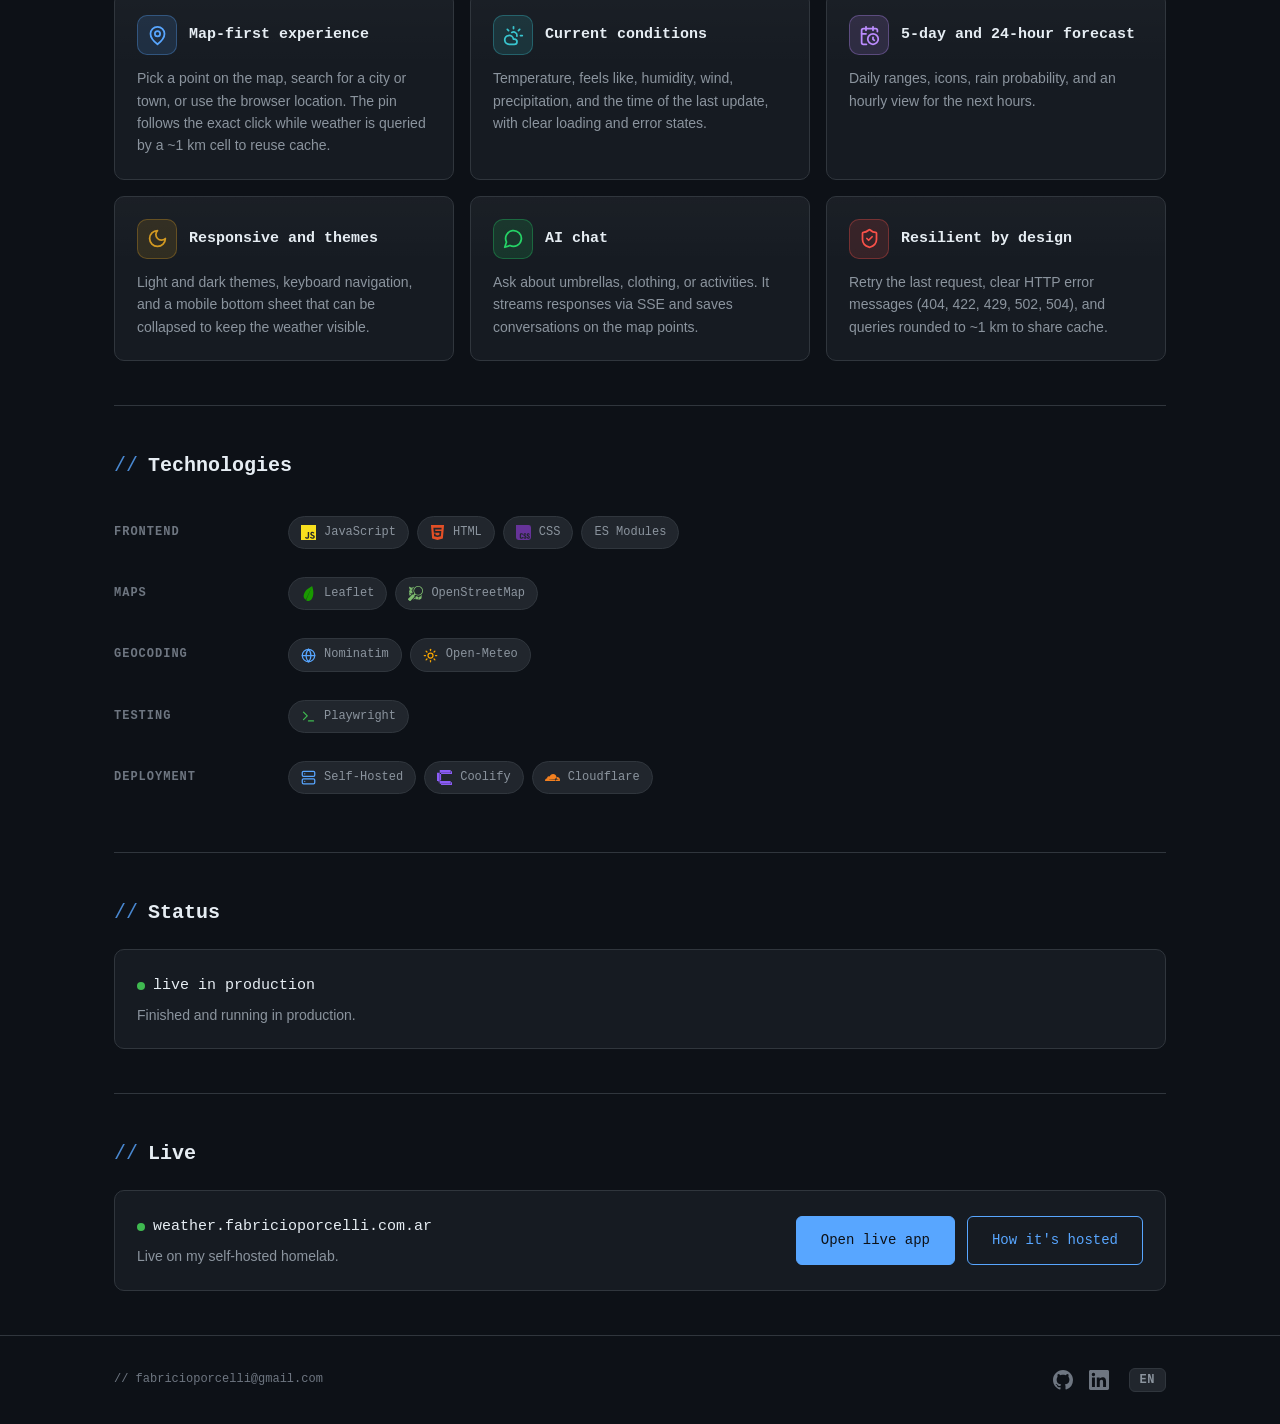
<file: projects/weather-dashboard.html>
<!DOCTYPE html>
<html lang="en">
<head>
  <meta charset="UTF-8">
  <meta name="viewport" content="width=device-width, initial-scale=1.0">
  <meta name="referrer" content="strict-origin-when-cross-origin">
  <meta http-equiv="Content-Security-Policy" content="default-src 'self'; script-src 'self' https://umami.fabricioporcelli.com.ar; style-src 'self' 'unsafe-inline'; img-src 'self' https://status.fabricioporcelli.com.ar data:; connect-src 'self' https://*.workers.dev https://contact.fabricioporcelli.com.ar https://umami.fabricioporcelli.com.ar; form-action 'self' https://*.workers.dev https://contact.fabricioporcelli.com.ar; base-uri 'self'; object-src 'none'">
  <title>Weather Dashboard | Fabricio Porcelli</title>
  <meta name="description" content="Interactive weather dashboard built with vanilla JavaScript, Leaflet and ES Modules, consuming a FastAPI weather API and an LLM assistant.">
  <link rel="icon" href="../svgs/code.svg">
  <link rel="stylesheet" href="../styles/styles.css">
  <script defer src="https://umami.fabricioporcelli.com.ar/script.js" data-website-id="62327ebd-9f71-47a7-b6ca-48b7fea341be"></script>
</head>
<body>
  <header class="header">
    <nav class="nav">
      <a href="../index.html" class="nav-brand">
        <span class="nav-brand-icon">~/</span>
        Fabricio Porcelli
      </a>
      <a href="../index.html#proyectos" class="nav-link" data-i18n="detail.back">&larr; back to projects</a>
    </nav>
  </header>

  <main class="detail-page">
    <div class="container">
      <div class="detail-hero">
        <p class="hero-greeting"><span class="comment">//</span> <span data-i18n="wd.kicker">case study</span></p>
        <h1 class="detail-title">Weather Dashboard</h1>
        <p class="detail-subtitle" data-i18n="wd.subtitle">
          Interactive weather dashboard built with vanilla JavaScript and a full-screen map. Pick
          a location, search for a city, or use your location to get current conditions, a 5-day
          and 24-hour forecast, and an AI chat.
        </p>
        <div class="detail-stack">
          <span class="detail-stack-item"><img src="../svgs/tech/javascript.svg" alt="">JavaScript</span>
          <span class="detail-stack-item"><img src="../svgs/tech/html5.svg" alt="">HTML</span>
          <span class="detail-stack-item"><img src="../svgs/tech/css.svg" alt="">CSS</span>
          <span class="detail-stack-item"><img src="../svgs/tech/leaflet.svg" alt="">Leaflet</span>
          <span class="detail-stack-item"><img src="../svgs/tech/terminal.svg" alt="">Playwright</span>
        </div>
        <div class="hero-actions" style="margin-top: 24px;">
          <a class="btn btn-primary" href="https://weather.fabricioporcelli.com.ar/" target="_blank" rel="noopener noreferrer"><span data-i18n="wd.live.open">Open live app</span> <span class="arrow">&rarr;</span></a>
          <a class="btn btn-outline" href="homelab.html" data-i18n="wd.live.infra">How it's hosted</a>
          <a class="btn btn-outline btn-github" href="https://github.com/FabricioPorcelli/weather-dashboard" target="_blank" rel="noopener noreferrer" aria-label="GitHub">
            <svg width="18" height="18" viewBox="0 0 24 24" fill="currentColor"><path d="M12 0C5.37 0 0 5.37 0 12c0 5.31 3.435 9.795 8.205 11.385.6.105.825-.255.825-.57 0-.285-.015-1.23-.015-2.235-3.015.555-3.795-.735-4.035-1.41-.135-.345-.72-1.41-1.23-1.695-.42-.225-1.02-.78-.015-.795.945-.015 1.62.87 1.845 1.23 1.08 1.815 2.805 1.305 3.495.99.105-.78.42-1.305.765-1.605-2.67-.3-5.46-1.335-5.46-5.925 0-1.305.465-2.385 1.23-3.225-.12-.3-.54-1.53.12-3.18 0 0 1.005-.315 3.3 1.23.96-.27 1.98-.405 3-.405s2.04.135 3 .405c2.295-1.56 3.3-1.23 3.3-1.23.66 1.65.24 2.88.12 3.18.765.84 1.23 1.905 1.23 3.225 0 4.605-2.805 5.625-5.475 5.925.435.375.81 1.095.81 2.22 0 1.605-.015 2.895-.015 3.3 0 .315.225.69.825.57A12.02 12.02 0 0 0 24 12c0-6.63-5.37-12-12-12z"/></svg>
          </a>
        </div>
      </div>

      <figure class="detail-figure">
        <img src="../images/weather-dashboard.jpg" alt="Weather Dashboard running on desktop">
        <figcaption data-i18n="wd.shot.caption">Desktop view: full-screen map, current conditions, 5-day forecast, and the AI chat.</figcaption>
      </figure>

      <section class="detail-section">
        <h2 data-i18n="wd.idea.title">The idea</h2>
        <p data-i18n="wd.idea.p1">
          I built this project to practice the full cycle of a frontend app: API consumption, maps,
          loading and error states, responsive design, SSE streaming, and self-hosted deployment.
        </p>
        <p data-i18n="wd.idea.p2">
          It is the frontend of a three-repo weather stack. Weather API normalizes and caches the
          data, Weather Assistant generates deterministic advice and LLM chat responses, and this
          dashboard brings both together in a map-first interface.
        </p>
      </section>

      <section class="detail-section">
        <h2 data-i18n="wd.features.title">What it does</h2>
        <div class="detail-grid">
          <article class="detail-card" style="--card-accent: #58a6ff">
            <div class="detail-card-head">
              <span class="detail-card-icon">
                <svg width="21" height="21" viewBox="0 0 24 24" fill="none" stroke="currentColor" stroke-width="2" stroke-linecap="round" stroke-linejoin="round"><path d="M20 10c0 6-8 12-8 12s-8-6-8-12a8 8 0 0 1 16 0Z"/><circle cx="12" cy="10" r="3"/></svg>
              </span>
              <h3 data-i18n="wd.f1.title">Map-first experience</h3>
            </div>
            <p data-i18n="wd.f1.desc">Pick a point on the map, search for a city or town, or use the browser location. The pin follows the exact click while weather is queried by a ~1 km cell to reuse cache.</p>
          </article>

          <article class="detail-card" style="--card-accent: #39c5cf">
            <div class="detail-card-head">
              <span class="detail-card-icon">
                <svg width="21" height="21" viewBox="0 0 24 24" fill="none" stroke="currentColor" stroke-width="2" stroke-linecap="round" stroke-linejoin="round"><path d="M12 2v2"/><path d="m4.93 4.93 1.41 1.41"/><path d="M20 12h2"/><path d="m19.07 4.93-1.41 1.41"/><path d="M15.947 12.65a4 4 0 0 0-5.925-4.128"/><path d="M13 22H7a5 5 0 1 1 4.9-6H13a3 3 0 0 1 0 6Z"/></svg>
              </span>
              <h3 data-i18n="wd.f2.title">Current conditions</h3>
            </div>
            <p data-i18n="wd.f2.desc">Temperature, feels like, humidity, wind, precipitation, and the time of the last update, with clear loading and error states.</p>
          </article>

          <article class="detail-card" style="--card-accent: #bc8cff">
            <div class="detail-card-head">
              <span class="detail-card-icon">
                <svg width="21" height="21" viewBox="0 0 24 24" fill="none" stroke="currentColor" stroke-width="2" stroke-linecap="round" stroke-linejoin="round"><path d="M21 7.5V6a2 2 0 0 0-2-2H5a2 2 0 0 0-2 2v14a2 2 0 0 0 2 2h3.5"/><path d="M16 2v4"/><path d="M8 2v4"/><path d="M3 10h5"/><path d="M17.5 17.5 16 16.3V14"/><circle cx="16" cy="16" r="6"/></svg>
              </span>
              <h3 data-i18n="wd.f3.title">5-day and 24-hour forecast</h3>
            </div>
            <p data-i18n="wd.f3.desc">Daily ranges, icons, rain probability, and an hourly view for the next hours.</p>
          </article>

          <article class="detail-card" style="--card-accent: #d29922">
            <div class="detail-card-head">
              <span class="detail-card-icon">
                <svg width="21" height="21" viewBox="0 0 24 24" fill="none" stroke="currentColor" stroke-width="2" stroke-linecap="round" stroke-linejoin="round"><path d="M12 3a6 6 0 0 0 9 9 9 9 0 1 1-9-9Z"/></svg>
              </span>
              <h3 data-i18n="wd.f4.title">Responsive and themes</h3>
            </div>
            <p data-i18n="wd.f4.desc">Light and dark themes, keyboard navigation, and a mobile bottom sheet that can be collapsed to keep the weather visible.</p>
          </article>

          <article class="detail-card" style="--card-accent: #25d366">
            <div class="detail-card-head">
              <span class="detail-card-icon">
                <svg width="21" height="21" viewBox="0 0 24 24" fill="none" stroke="currentColor" stroke-width="2" stroke-linecap="round" stroke-linejoin="round"><path d="M7.9 20A9 9 0 1 0 4 16.1L2 22Z"/></svg>
              </span>
              <h3 data-i18n="wd.f5.title">AI chat</h3>
            </div>
            <p data-i18n="wd.f5.desc">Ask about umbrellas, clothing, or activities. It streams responses via SSE and saves conversations on the map points.</p>
          </article>

          <article class="detail-card" style="--card-accent: #f85149">
            <div class="detail-card-head">
              <span class="detail-card-icon">
                <svg width="21" height="21" viewBox="0 0 24 24" fill="none" stroke="currentColor" stroke-width="2" stroke-linecap="round" stroke-linejoin="round"><path d="M20 13c0 5-3.5 7.5-7.66 8.95a1 1 0 0 1-.67-.01C7.5 20.5 4 18 4 13V6a1 1 0 0 1 1-1c2 0 4.5-1.2 6.24-2.72a1.17 1.17 0 0 1 1.52 0C14.51 3.81 17 5 19 5a1 1 0 0 1 1 1z"/><path d="m9 12 2 2 4-4"/></svg>
              </span>
              <h3 data-i18n="wd.f6.title">Resilient by design</h3>
            </div>
            <p data-i18n="wd.f6.desc">Retry the last request, clear HTTP error messages (404, 422, 429, 502, 504), and queries rounded to ~1 km to share cache.</p>
          </article>
        </div>
      </section>

      <section class="detail-section">
        <h2 data-i18n="wd.tech.title">Technologies</h2>
        <div class="tech-board">
          <div class="tech-row">
            <span class="tech-label" data-i18n="wd.tech.frontend">Frontend</span>
            <div class="tech-items">
              <span class="tech-item"><img src="../svgs/tech/javascript.svg" alt="">JavaScript</span>
              <span class="tech-item"><img src="../svgs/tech/html5.svg" alt="">HTML</span>
              <span class="tech-item"><img src="../svgs/tech/css.svg" alt="">CSS</span>
              <span class="tech-item">ES Modules</span>
            </div>
          </div>
          <div class="tech-row">
            <span class="tech-label" data-i18n="wd.tech.maps">Maps</span>
            <div class="tech-items">
              <span class="tech-item"><img src="../svgs/tech/leaflet.svg" alt="">Leaflet</span>
              <span class="tech-item"><img src="../svgs/tech/openstreetmap.svg" alt="">OpenStreetMap</span>
            </div>
          </div>
          <div class="tech-row">
            <span class="tech-label" data-i18n="wd.tech.geocoding">Geocoding</span>
            <div class="tech-items">
              <span class="tech-item"><img src="../svgs/tech/globe.svg" alt="">Nominatim</span>
              <span class="tech-item"><img src="../svgs/tech/openmeteo.svg" alt="">Open-Meteo</span>
            </div>
          </div>
          <div class="tech-row">
            <span class="tech-label" data-i18n="wd.tech.testing">Testing</span>
            <div class="tech-items">
              <span class="tech-item"><img src="../svgs/tech/terminal.svg" alt="">Playwright</span>
            </div>
          </div>
          <div class="tech-row">
            <span class="tech-label" data-i18n="wd.tech.deploy">Deployment</span>
            <div class="tech-items">
              <span class="tech-item"><img src="../svgs/tech/server.svg" alt="">Self-Hosted</span>
              <span class="tech-item"><img src="../svgs/tech/coolify.svg" alt="">Coolify</span>
              <span class="tech-item"><img src="../svgs/tech/cloudflare.svg" alt="">Cloudflare</span>
            </div>
          </div>
        </div>
      </section>

      <section class="detail-section">
        <h2 data-i18n="wd.status.title">Status</h2>
        <div class="status-box">
          <div class="status-box-info">
            <span class="status-box-name"><span class="status-box-dot"></span><span data-i18n="wd.status.name">live in production</span></span>
            <p data-i18n="wd.status.desc">Finished and running in production.</p>
          </div>
        </div>
      </section>

      <section class="detail-section">
        <h2 data-i18n="wd.live.title">Live</h2>
        <div class="status-box">
          <div class="status-box-info">
            <span class="status-box-name"><span class="status-box-dot"></span>weather.fabricioporcelli.com.ar</span>
            <p data-i18n="wd.live.desc">Live on my self-hosted homelab.</p>
          </div>
          <div class="status-box-actions">
            <a class="btn btn-primary" href="https://weather.fabricioporcelli.com.ar/" target="_blank" rel="noopener noreferrer" data-i18n="wd.live.open">Open app</a>
            <a class="btn btn-outline" href="homelab.html" data-i18n="wd.live.infra">How it's hosted</a>
          </div>
        </div>
      </section>
    </div>
  </main>

  <footer class="footer">
    <div class="container">
      <div class="footer-content">
        <p class="footer-info">
          <span class="comment">//</span> fabricioporcelli@gmail.com
        </p>
        <div class="footer-actions">
          <div class="footer-socials">
            <a href="https://github.com/FabricioPorcelli" target="_blank" rel="noopener noreferrer" class="footer-social-link" aria-label="GitHub">
              <svg viewBox="0 0 24 24" fill="currentColor"><path d="M12 0C5.37 0 0 5.37 0 12c0 5.31 3.435 9.795 8.205 11.385.6.105.825-.255.825-.57 0-.285-.015-1.23-.015-2.235-3.015.555-3.795-.735-4.035-1.41-.135-.345-.72-1.41-1.23-1.695-.42-.225-1.02-.78-.015-.795.945-.015 1.62.87 1.845 1.23 1.08 1.815 2.805 1.305 3.495.99.105-.78.42-1.305.765-1.605-2.67-.3-5.46-1.335-5.46-5.925 0-1.305.465-2.385 1.23-3.225-.12-.3-.54-1.53.12-3.18 0 0 1.005-.315 3.3 1.23.96-.27 1.98-.405 3-.405s2.04.135 3 .405c2.295-1.56 3.3-1.23 3.3-1.23.66 1.65.24 2.88.12 3.18.765.84 1.23 1.905 1.23 3.225 0 4.605-2.805 5.625-5.475 5.925.435.375.81 1.095.81 2.22 0 1.605-.015 2.895-.015 3.3 0 .315.225.69.825.57A12.02 12.02 0 0 0 24 12c0-6.63-5.37-12-12-12z"/></svg>
            </a>
            <a href="https://www.linkedin.com/in/fabricio-porcelli/" target="_blank" rel="noopener noreferrer" class="footer-social-link" aria-label="LinkedIn">
              <svg viewBox="0 0 24 24" fill="currentColor"><path d="M20.447 20.452h-3.554v-5.569c0-1.328-.027-3.037-1.852-3.037-1.853 0-2.136 1.445-2.136 2.939v5.667H9.351V9h3.414v1.561h.046c.477-.9 1.637-1.85 3.37-1.85 3.601 0 4.267 2.37 4.267 5.455v6.286zM5.337 7.433a2.062 2.062 0 01-2.063-2.065 2.064 2.064 0 112.063 2.065zm1.782 13.019H3.555V9h3.564v11.452zM22.225 0H1.771C.792 0 0 .774 0 1.729v20.542C0 23.227.792 24 1.771 24h20.451C23.2 24 24 23.227 24 22.271V1.729C24 .774 23.2 0 22.222 0h.003z"/></svg>
            </a>
          </div>
          <button class="lang-toggle" id="lang-toggle" aria-label="Switch language">EN</button>
        </div>
      </div>
    </div>
  </footer>

  <script src="../scripts/detail.js"></script>
</body>
</html>
</file>
<file: styles/styles.css>
*,
*::before,
*::after {
  box-sizing: border-box;
  margin: 0;
  padding: 0;
}

:root {
  --bg-primary: #0d1117;
  --bg-secondary: #161b22;
  --bg-tertiary: #21262d;
  --border: #30363d;
  --border-hover: #484f58;
  --text-primary: #e6edf3;
  --text-secondary: #8b949e;
  --text-tertiary: #6e7681;
  --accent-blue: #58a6ff;
  --accent-green: #3fb950;
  --accent-orange: #d29922;
  --accent-purple: #bc8cff;
  --accent-red: #f85149;
  --font-sans: -apple-system, BlinkMacSystemFont, 'Segoe UI', Helvetica, Arial, sans-serif;
  --font-mono: 'SF Mono', 'Fira Code', 'Cascadia Code', 'JetBrains Mono', monospace;
  --nav-height: 56px;
  --max-width: 1100px;
  --section-padding: 100px 0;
}

html {
  background: var(--bg-primary);
  scroll-behavior: smooth;
  scroll-padding-top: var(--nav-height);
  scrollbar-width: thin;
  scrollbar-color: var(--bg-tertiary) var(--bg-primary);
}

::-webkit-scrollbar {
  width: 10px;
}

::-webkit-scrollbar-track {
  background: var(--bg-primary);
}

::-webkit-scrollbar-thumb {
  background: var(--bg-tertiary);
  border-radius: 8px;
  border: 2px solid var(--bg-primary);
}

::-webkit-scrollbar-thumb:hover {
  background: var(--border-hover);
}

:focus-visible {
  outline: 2px solid var(--accent-blue);
  outline-offset: 3px;
  border-radius: 4px;
}

body {
  background: var(--bg-primary);
  color: var(--text-primary);
  font-family: var(--font-sans);
  line-height: 1.6;
  min-height: 100vh;
  transition: opacity 0.18s ease;
}

body.lang-switching {
  opacity: 0;
  pointer-events: none;
}

img {
  max-width: 100%;
  display: block;
}

a {
  color: inherit;
  text-decoration: none;
}

ul {
  list-style: none;
}

.container {
  max-width: var(--max-width);
  margin: 0 auto;
  padding: 0 24px;
}

::selection {
  background: var(--accent-blue);
  color: var(--bg-primary);
}

.btn {
  display: inline-flex;
  align-items: center;
  gap: 8px;
  padding: 12px 24px;
  border-radius: 6px;
  font-family: var(--font-mono);
  font-size: 14px;
  font-weight: 500;
  cursor: pointer;
  transition: all 0.2s;
  border: 1px solid var(--border);
}

.btn-primary {
  background: var(--accent-blue);
  color: var(--bg-primary);
  border-color: var(--accent-blue);
}

.btn-primary:hover {
  background: #79b8ff;
  border-color: #79b8ff;
}

.btn-outline {
  background: transparent;
  color: var(--accent-blue);
  border-color: var(--accent-blue);
}

.btn-outline:hover {
  background: rgba(88, 166, 255, 0.1);
}

.btn-github {
  padding: 12px 14px;
}

.btn-github svg {
  width: 18px;
  height: 18px;
}

.comment {
  color: var(--text-tertiary);
  font-family: var(--font-mono);
}

/* HEADER / NAV */
.header {
  position: fixed;
  top: 0;
  left: 0;
  right: 0;
  height: var(--nav-height);
  background: rgba(13, 17, 23, 0.9);
  backdrop-filter: blur(12px);
  border-bottom: 1px solid var(--border);
  z-index: 1000;
}

.nav {
  display: flex;
  align-items: center;
  justify-content: space-between;
  height: 100%;
  max-width: var(--max-width);
  margin: 0 auto;
  padding: 0 24px;
}

.nav-brand {
  display: flex;
  align-items: center;
  gap: 6px;
  font-family: var(--font-mono);
  font-size: 16px;
  font-weight: 600;
  color: var(--text-primary);
}

.nav-brand-icon {
  color: var(--accent-orange);
}

.nav-links {
  display: flex;
  align-items: center;
  gap: 4px;
}

.nav-link {
  padding: 8px 14px;
  font-family: var(--font-mono);
  font-size: 13px;
  color: var(--text-secondary);
  border-radius: 6px;
  transition: all 0.2s;
  position: relative;
}

.nav-link-index {
  display: none;
}

.nav-link:hover {
  color: var(--text-primary);
  background: var(--bg-tertiary);
}

.nav-link.active {
  color: var(--accent-blue);
}

.nav-link.active::after {
  content: '';
  position: absolute;
  bottom: -2px;
  left: 14px;
  right: 14px;
  height: 2px;
  background: var(--accent-blue);
  border-radius: 1px;
}

.menu-toggle {
  display: none;
  background: none;
  border: none;
  cursor: pointer;
  padding: 8px;
  flex-direction: column;
  gap: 5px;
}

.menu-toggle span {
  display: block;
  width: 22px;
  height: 2px;
  background: var(--text-primary);
  border-radius: 2px;
  transition: all 0.3s;
}

.lang-toggle {
  background: var(--bg-tertiary);
  border: 1px solid var(--border);
  color: var(--text-secondary);
  font-family: var(--font-mono);
  font-size: 12px;
  font-weight: 600;
  padding: 4px 10px;
  border-radius: 6px;
  cursor: pointer;
  transition: all 0.2s;
  letter-spacing: 0.5px;
}

.lang-toggle:hover {
  color: var(--text-primary);
  border-color: var(--border-hover);
}

.lang-toggle.pulse {
  animation: langPulse 0.4s ease;
}

@keyframes langPulse {
  0% {
    transform: scale(1);
  }
  40% {
    transform: scale(0.88);
  }
  100% {
    transform: scale(1);
  }
}

/* HERO */
.hero {
  position: relative;
  min-height: 100vh;
  display: flex;
  align-items: center;
  padding-top: var(--nav-height);
}

.hero::before {
  content: '';
  position: absolute;
  top: 8%;
  left: 0;
  width: min(620px, 100%);
  height: 420px;
  background: radial-gradient(closest-side, rgba(88, 166, 255, 0.10), transparent);
  pointer-events: none;
}

.hero::after {
  content: '';
  position: absolute;
  inset: 0;
  background-image: radial-gradient(rgba(110, 118, 129, 0.16) 1px, transparent 1px);
  background-size: 28px 28px;
  -webkit-mask-image: radial-gradient(ellipse at 30% 45%, black 0%, transparent 68%);
  mask-image: radial-gradient(ellipse at 30% 45%, black 0%, transparent 68%);
  pointer-events: none;
  opacity: 0.55;
}

.hero .container {
  position: relative;
  z-index: 1;
}

.hero-content {
  display: flex;
  align-items: center;
  gap: 60px;
  max-width: var(--max-width);
}

.hero-text {
  flex: 1;
  max-width: 620px;
}

.hero-image {
  position: relative;
  flex-shrink: 0;
}

.hero-image::before {
  content: '';
  position: absolute;
  inset: -20px;
  border-radius: 50%;
  background: radial-gradient(circle, rgba(88, 166, 255, 0.20), transparent 70%);
  filter: blur(12px);
  z-index: -1;
}

.hero-image img {
  width: 300px;
  height: 300px;
  border-radius: 50%;
  object-fit: cover;
  border: 2px solid transparent;
  background:
    linear-gradient(var(--bg-primary), var(--bg-primary)) padding-box,
    linear-gradient(135deg, var(--accent-blue), var(--accent-green)) border-box;
  box-shadow: 0 0 34px rgba(88, 166, 255, 0.12);
  transition: box-shadow 0.3s;
}

.hero-image img:hover {
  box-shadow: 0 0 52px rgba(88, 166, 255, 0.25);
}

.hero-greeting {
  font-family: var(--font-mono);
  font-size: 15px;
  color: var(--text-secondary);
  margin-bottom: 20px;
}

.hero-name {
  font-size: clamp(40px, 8vw, 72px);
  font-weight: 700;
  line-height: 1.1;
  margin-bottom: 10px;
  letter-spacing: -1px;
}

.hero-subtitle {
  font-size: clamp(20px, 4vw, 32px);
  font-weight: 500;
  color: var(--text-secondary);
  margin-bottom: 24px;
  line-height: 1.3;
}

.accent-blue {
  color: var(--accent-blue);
}

.accent-green {
  color: var(--accent-green);
}

.accent-orange {
  color: var(--accent-orange);
}

.accent-purple {
  color: var(--accent-purple);
}

.hero-desc {
  font-size: 16px;
  color: var(--text-secondary);
  max-width: 580px;
  margin-bottom: 36px;
  line-height: 1.7;
}

.hero-actions {
  display: flex;
  gap: 16px;
  flex-wrap: wrap;
}

.arrow {
  transition: transform 0.2s;
}

.btn:hover .arrow {
  transform: translateX(4px);
}

/* SECTIONS */
.section {
  position: relative;
  padding: var(--section-padding);
}

.section::before {
  content: '';
  position: absolute;
  top: 0;
  left: 0;
  width: min(520px, 100%);
  height: 260px;
  background: radial-gradient(closest-side, rgba(88, 166, 255, 0.06), transparent);
  pointer-events: none;
}

#curriculum::before {
  background: radial-gradient(closest-side, rgba(188, 140, 255, 0.06), transparent);
}

#contacto::before {
  background: radial-gradient(closest-side, rgba(63, 185, 80, 0.05), transparent);
}

.section .container {
  position: relative;
  z-index: 1;
}

.section-header {
  display: flex;
  align-items: center;
  gap: 12px;
  margin-bottom: 48px;
}

.section-number {
  font-family: var(--font-mono);
  font-size: 14px;
  color: var(--accent-blue);
  font-weight: 500;
}

.section-title {
  font-family: var(--font-mono);
  font-size: 22px;
  font-weight: 600;
  color: var(--text-primary);
  white-space: nowrap;
}

.section-title::before {
  content: '// ';
  color: var(--accent-blue);
  font-weight: 400;
  opacity: 0.8;
}

.section-line {
  flex: 1;
  height: 1px;
  background: var(--border);
}

/* PROJECTS */
.projects-grid {
  display: grid;
  grid-template-columns: repeat(auto-fill, minmax(320px, 1fr));
  gap: 16px;
}

.projects-archive {
  margin-top: 48px;
}

.archive-toggle {
  display: flex;
  align-items: center;
  gap: 8px;
  width: fit-content;
  margin: 0 auto;
  padding: 10px 20px;
  background: transparent;
  border: 1px solid var(--border);
  border-radius: 6px;
  color: var(--text-secondary);
  font-family: var(--font-mono);
  font-size: 13px;
  cursor: pointer;
  transition: all 0.2s;
}

.archive-toggle:hover {
  color: var(--text-primary);
  border-color: var(--border-hover);
  background: var(--bg-tertiary);
}

.archive-chevron {
  transition: transform 0.3s;
}

.archive-toggle.open .archive-chevron {
  transform: rotate(180deg);
}

.archive-collapse {
  display: grid;
  grid-template-rows: 0fr;
  transition: grid-template-rows 0.5s cubic-bezier(0.4, 0, 0.2, 1);
}

.archive-collapse.open {
  grid-template-rows: 1fr;
}

.archive-inner {
  overflow: hidden;
  min-height: 0;
  opacity: 0;
  transform: translateY(-10px);
  transition: opacity 0.4s ease, transform 0.5s cubic-bezier(0.4, 0, 0.2, 1);
}

.archive-collapse.open .archive-inner {
  opacity: 1;
  transform: translateY(0);
}

.archive-collapse.expanded .archive-inner {
  overflow: visible;
}

#archive-grid {
  margin-top: 16px;
  padding: 8px 8px 16px;
}

.project-card {
  position: relative;
  background: var(--bg-secondary);
  border: 1px solid var(--border);
  border-radius: 8px;
  padding: 28px;
  transition: all 0.25s;
  display: flex;
  flex-direction: column;
}

.project-card:hover {
  border-color: var(--border-hover);
  transform: translateY(-4px);
  box-shadow: 0 8px 30px rgba(0, 0, 0, 0.3);
}

.project-card-link {
  position: absolute;
  inset: 0;
  z-index: 1;
  border-radius: 8px;
}

.project-header {
  display: flex;
  align-items: center;
  justify-content: space-between;
  gap: 12px;
  margin-bottom: 20px;
}

.project-icon-tile {
  display: inline-flex;
  align-items: center;
  justify-content: center;
  width: 42px;
  height: 42px;
  flex-shrink: 0;
  border-radius: 10px;
  background: color-mix(in srgb, var(--tile-accent, var(--accent-orange)) 13%, transparent);
  border: 1px solid color-mix(in srgb, var(--tile-accent, var(--accent-orange)) 32%, transparent);
}

.project-icon-tile svg {
  width: 22px;
  height: 22px;
}

.project-folder {
  color: var(--accent-orange);
}

.project-icon-server {
  color: var(--accent-blue);
}

.project-icon-wrench {
  color: var(--accent-green);
}

.project-icon-weather {
  color: #39c5cf;
}

.project-icon-cart {
  color: #e4d6a9;
}

.project-header-right {
  display: flex;
  align-items: center;
  gap: 12px;
  margin-left: auto;
}

.project-ext-links {
  position: relative;
  z-index: 2;
  display: flex;
  align-items: center;
  gap: 12px;
}

.project-footer {
  display: flex;
  align-items: center;
  justify-content: space-between;
  gap: 12px;
  margin-top: 16px;
}

.project-detail-hint {
  display: inline-flex;
  align-items: center;
  gap: 6px;
  font-family: var(--font-mono);
  font-size: 12px;
  color: var(--accent-blue);
}

.project-card:hover .project-detail-hint .arrow {
  transform: translateX(4px);
}

.project-status-link {
  position: relative;
  z-index: 2;
  display: inline-flex;
  border-radius: 4px;
}

.project-status-badge {
  height: 20px;
  display: block;
}

.project-working {
  display: inline-flex;
  align-items: center;
  gap: 6px;
  padding: 3px 10px;
  background: rgba(63, 185, 80, 0.12);
  border: 1px solid rgba(63, 185, 80, 0.35);
  border-radius: 999px;
  font-family: var(--font-mono);
  font-size: 11px;
  color: var(--accent-green);
  letter-spacing: 0.3px;
}

.working-dot {
  width: 8px;
  height: 8px;
  border-radius: 50%;
  background: var(--accent-green);
}

.project-working {
  animation: working-breathe 2.6s ease-in-out infinite;
}

@keyframes working-breathe {
  0%, 100% {
    box-shadow: 0 0 0 0 rgba(63, 185, 80, 0);
    border-color: rgba(63, 185, 80, 0.35);
    background: rgba(63, 185, 80, 0.12);
  }
  50% {
    box-shadow: 0 0 12px 1px rgba(63, 185, 80, 0.28);
    border-color: rgba(63, 185, 80, 0.7);
    background: rgba(63, 185, 80, 0.2);
  }
}

@keyframes working-pulse {
  0%, 100% {
    opacity: 1;
    box-shadow: 0 0 0 0 rgba(63, 185, 80, 0.5);
  }
  50% {
    opacity: 0.6;
    box-shadow: 0 0 0 4px rgba(63, 185, 80, 0);
  }
}

.project-ext-link {
  display: inline-flex;
  align-items: center;
  justify-content: center;
  width: 20px;
  height: 20px;
  color: var(--text-tertiary);
  transition: color 0.2s;
}

.project-ext-link svg {
  display: block;
}

.project-ext-link-external svg {
  transform: translateY(1px);
}

.project-ext-link:hover {
  color: var(--accent-blue);
}

.project-private {
  position: relative;
  display: inline-flex;
  align-items: center;
  justify-content: center;
  color: var(--text-tertiary);
  cursor: default;
  transition: color 0.2s;
}

.project-private:hover,
.project-private:focus-visible {
  color: var(--text-primary);
}

.project-private-tooltip {
  position: absolute;
  top: calc(100% + 8px);
  right: 0;
  padding: 6px 10px;
  background: var(--bg-tertiary);
  border: 1px solid var(--border);
  border-radius: 6px;
  font-family: var(--font-mono);
  font-size: 11px;
  font-weight: 400;
  color: var(--text-primary);
  white-space: nowrap;
  opacity: 0;
  visibility: hidden;
  transform: translateY(-4px);
  transition: opacity 0.15s ease, transform 0.15s ease, visibility 0.15s;
  pointer-events: none;
  z-index: 20;
}

.project-private:hover .project-private-tooltip,
.project-private:focus-visible .project-private-tooltip {
  opacity: 1;
  visibility: visible;
  transform: translateY(0);
}

.private-repo-tag {
  display: inline-flex;
  align-items: center;
  gap: 8px;
  align-self: center;
  padding: 8px 14px;
  background: var(--bg-secondary);
  border: 1px solid var(--border);
  border-radius: 999px;
  font-family: var(--font-mono);
  font-size: 12px;
  color: var(--text-secondary);
}

.private-repo-tag svg {
  width: 15px;
  height: 15px;
}

.project-title {
  font-size: 18px;
  font-weight: 600;
  margin-bottom: 12px;
  color: var(--text-primary);
  transition: color 0.2s;
}

.project-card:hover .project-title {
  color: var(--accent-blue);
}

.project-desc {
  font-size: 14px;
  color: var(--text-secondary);
  line-height: 1.6;
  margin-bottom: 20px;
  flex: 1;
}

/* CURRICULUM */
.curriculum-content {
  display: grid;
  grid-template-columns: 1fr 1fr;
  gap: 48px;
}

.curriculum-left h3,
.curriculum-right h3 {
  font-family: var(--font-mono);
  font-size: 16px;
  font-weight: 600;
  color: var(--text-primary);
  margin-bottom: 20px;
  padding-bottom: 8px;
  border-bottom: 1px solid var(--border);
}

.edu-item {
  margin-bottom: 24px;
}

.edu-item:last-child {
  margin-bottom: 0;
}

.timeline {
  position: relative;
  padding-left: 24px;
  margin-bottom: 32px;
}

.timeline::before {
  content: '';
  position: absolute;
  left: 6px;
  top: 8px;
  bottom: 8px;
  width: 1px;
  background: var(--border);
}

.timeline .edu-item {
  position: relative;
}

.timeline .edu-item::before {
  content: '';
  position: absolute;
  left: -24px;
  top: 5px;
  width: 9px;
  height: 9px;
  border-radius: 50%;
  background: var(--bg-primary);
  border: 2px solid var(--accent-blue);
}

.edu-date {
  font-family: var(--font-mono);
  font-size: 12px;
  color: var(--accent-blue);
  margin-bottom: 4px;
}

.edu-title {
  font-size: 16px;
  font-weight: 600;
  color: var(--text-primary);
  margin-bottom: 4px;
}

.edu-institution {
  font-size: 14px;
  color: var(--text-secondary);
}

.exp-list {
  list-style: none;
  display: flex;
  flex-direction: column;
  gap: 10px;
  padding: 0;
  margin-bottom: 32px;
}

.exp-list li {
  position: relative;
  padding-left: 18px;
  font-size: 14px;
  color: var(--text-secondary);
  line-height: 1.5;
}

.exp-list li::before {
  content: '▹';
  position: absolute;
  left: 0;
  color: var(--accent-blue);
}

.skills-grid {
  display: flex;
  flex-direction: column;
  gap: 12px;
  margin-bottom: 32px;
}

.skill-category {
  background: var(--bg-secondary);
  border: 1px solid var(--border);
  border-left: 3px solid var(--skill-accent, var(--border));
  border-radius: 8px;
  padding: 14px 16px;
  transition: border-color 0.2s;
}

.skill-category:hover {
  border-color: var(--border-hover);
  border-left-color: var(--skill-accent, var(--accent-blue));
}

.skill-category-title {
  font-family: var(--font-mono);
  font-size: 12px;
  font-weight: 600;
  color: var(--text-tertiary);
  text-transform: uppercase;
  letter-spacing: 1px;
  margin-bottom: 10px;
}

.skill-items {
  display: flex;
  flex-wrap: wrap;
  gap: 8px;
}

.skill-tag {
  display: inline-flex;
  align-items: center;
  gap: 4px;
  padding: 6px 14px;
  background: var(--bg-tertiary);
  border: 1px solid var(--border);
  border-radius: 6px;
  font-family: var(--font-mono);
  font-size: 12px;
  color: var(--text-secondary);
  transition: all 0.2s;
}

.skill-tag:hover {
  border-color: var(--accent-blue);
  color: var(--accent-blue);
  background: rgba(88, 166, 255, 0.08);
}

.skill-dot {
  font-size: 10px;
}

.curriculum-download {
  margin-top: 32px;
}

.curriculum-download p {
  font-size: 14px;
  color: var(--text-secondary);
  margin-bottom: 12px;
}

/* CONTACT */
.contact-content {
  display: grid;
  grid-template-columns: 1fr 1fr;
  gap: 48px;
  align-items: start;
}

.contact-info h3 {
  font-family: var(--font-mono);
  font-size: 16px;
  font-weight: 600;
  margin-bottom: 16px;
}

.contact-info p {
  font-size: 15px;
  color: var(--text-secondary);
  margin-bottom: 28px;
  line-height: 1.7;
}

.contact-links {
  display: flex;
  flex-direction: column;
  gap: 16px;
}

.contact-link {
  display: flex;
  align-items: center;
  gap: 12px;
  padding: 14px 18px;
  background: var(--bg-secondary);
  border: 1px solid var(--border);
  border-radius: 8px;
  transition: all 0.2s;
  font-size: 14px;
  color: var(--text-primary);
}

.contact-link:hover {
  border-color: var(--accent-blue);
  background: rgba(88, 166, 255, 0.05);
  transform: translateY(-2px);
}

.contact-link-email {
  padding-right: 12px;
}

.contact-email-main {
  display: flex;
  align-items: center;
  gap: 12px;
  flex: 1;
  min-width: 0;
  color: inherit;
}

.contact-email-main:hover .contact-link-value {
  color: var(--accent-blue);
}

.contact-copy-btn {
  position: relative;
  display: inline-flex;
  align-items: center;
  justify-content: center;
  width: 36px;
  height: 36px;
  flex-shrink: 0;
  padding: 0;
  background: var(--bg-tertiary);
  border: 1px solid var(--border);
  border-radius: 7px;
  color: var(--text-tertiary);
  cursor: pointer;
  transition: color 0.2s, border-color 0.2s, background 0.2s;
}

.contact-copy-btn:hover,
.contact-copy-btn:focus-visible {
  color: var(--accent-blue);
  border-color: var(--accent-blue);
  background: rgba(88, 166, 255, 0.08);
}

.contact-copy-btn svg {
  width: 17px;
  height: 17px;
}

.contact-copy-btn .check-icon {
  display: none;
}

.contact-copy-btn.copied .copy-icon {
  display: none;
}

.contact-copy-btn.copied .check-icon {
  display: block;
  color: var(--accent-green);
}

.contact-copy-feedback {
  position: absolute;
  right: 0;
  bottom: calc(100% + 8px);
  padding: 5px 9px;
  background: var(--bg-tertiary);
  border: 1px solid var(--border);
  border-radius: 6px;
  font-family: var(--font-mono);
  font-size: 11px;
  font-weight: 400;
  color: var(--text-primary);
  white-space: nowrap;
  opacity: 0;
  visibility: hidden;
  transform: translateY(4px);
  transition: opacity 0.2s ease, transform 0.2s ease, visibility 0s linear 0.2s;
  pointer-events: none;
  z-index: 5;
}

.contact-copy-feedback.visible {
  opacity: 1;
  visibility: visible;
  transform: translateY(0);
  transition: opacity 0.2s ease, transform 0.2s ease, visibility 0s;
}

.contact-link-icon {
  width: 20px;
  height: 20px;
  flex-shrink: 0;
  padding: 8px;
  box-sizing: content-box;
  color: var(--accent-blue);
  background: rgba(88, 166, 255, 0.08);
  border: 1px solid rgba(88, 166, 255, 0.2);
  border-radius: 9px;
}

.contact-link-label {
  font-family: var(--font-mono);
  font-size: 12px;
  color: var(--text-tertiary);
}

.contact-link-value {
  color: var(--text-primary);
}

.contact-form {
  display: flex;
  flex-direction: column;
  gap: 16px;
  background: var(--bg-secondary);
  border: 1px solid var(--border);
  border-radius: 10px;
  padding: 24px;
}

.form-group {
  display: flex;
  flex-direction: column;
  gap: 6px;
}

.form-label {
  font-family: var(--font-mono);
  font-size: 12px;
  color: var(--text-tertiary);
  text-transform: uppercase;
  letter-spacing: 0.5px;
}

.form-input,
.form-textarea {
  padding: 12px 14px;
  background: var(--bg-primary);
  border: 1px solid var(--border);
  border-radius: 6px;
  color: var(--text-primary);
  font-family: var(--font-sans);
  font-size: 14px;
  transition: border-color 0.2s, box-shadow 0.2s;
  outline: none;
}

.form-input:focus,
.form-textarea:focus {
  border-color: var(--accent-blue);
  box-shadow: 0 0 0 3px rgba(88, 166, 255, 0.12);
}

.form-input::placeholder,
.form-textarea::placeholder {
  color: var(--text-tertiary);
}

.form-textarea {
  resize: vertical;
  min-height: 120px;
}

.form-honeypot {
  position: absolute;
  left: -9999px;
  width: 1px;
  height: 1px;
  opacity: 0;
  pointer-events: none;
}

.form-status {
  font-family: var(--font-mono);
  font-size: 13px;
  line-height: 1.5;
  min-height: 18px;
  color: var(--text-secondary);
}

.form-status.success {
  color: var(--accent-green);
}

.form-status.error {
  color: var(--accent-red);
}

.btn:disabled {
  opacity: 0.6;
  cursor: not-allowed;
}

/* FOOTER */
.footer {
  border-top: 1px solid var(--border);
  padding: 32px 0;
}

.footer-content {
  display: flex;
  align-items: center;
  justify-content: space-between;
  gap: 16px;
  flex-wrap: wrap;
}

.footer-info {
  font-family: var(--font-mono);
  font-size: 12px;
  color: var(--text-tertiary);
}

.footer-actions {
  display: flex;
  align-items: center;
  gap: 20px;
}

.footer-socials {
  display: flex;
  gap: 16px;
}

.footer-social-link {
  color: var(--text-tertiary);
  transition: color 0.2s;
  display: flex;
  align-items: center;
}

.footer-social-link:hover {
  color: var(--accent-blue);
}

.footer-social-link svg {
  width: 20px;
  height: 20px;
}

/* MOBILE OVERLAY */
.mobile-overlay {
  display: none;
}

/* ANIMATIONS */
.fade-in {
  animation: fadeIn 0.6s ease-out;
}

@keyframes fadeIn {
  from {
    opacity: 0;
    transform: translateY(20px);
  }
  to {
    opacity: 1;
    transform: translateY(0);
  }
}

.reveal {
  opacity: 0;
  translate: 0 24px;
  transition: opacity 0.6s ease var(--rd, 0ms), translate 0.6s cubic-bezier(0.22, 1, 0.36, 1) var(--rd, 0ms);
}

.reveal.visible {
  opacity: 1;
  translate: 0 0;
}

@media (prefers-reduced-motion: reduce) {
  html {
    scroll-behavior: auto;
  }

  .reveal {
    opacity: 1;
    translate: none;
    transition: none;
  }

  .archive-collapse,
  .archive-inner {
    transition: none;
  }

  body {
    transition: none;
  }

  .project-working,
  .working-dot,
  .fade-in,
  .lang-toggle.pulse,
  .nav-links.open,
  .nav-links.open li {
    animation: none;
  }

  .nav-links.closing {
    display: none;
  }
}

/* DETAIL PAGE */
.detail-page {
  padding-top: var(--nav-height);
}

.detail-hero {
  position: relative;
  padding: 80px 0 48px;
}

.detail-hero::before {
  content: '';
  position: absolute;
  top: -40px;
  left: 0;
  width: min(560px, 100%);
  height: 320px;
  background: radial-gradient(closest-side, rgba(88, 166, 255, 0.09), transparent);
  pointer-events: none;
}

.detail-title {
  position: relative;
  font-size: clamp(32px, 6vw, 52px);
  font-weight: 700;
  line-height: 1.1;
  letter-spacing: -0.5px;
  margin-bottom: 16px;
}

.detail-subtitle {
  position: relative;
  font-size: 17px;
  color: var(--text-secondary);
  max-width: 760px;
  line-height: 1.7;
}

.detail-stack {
  position: relative;
  display: flex;
  flex-wrap: wrap;
  gap: 8px;
  margin-top: 24px;
}

.detail-stack-item {
  display: inline-flex;
  align-items: center;
  gap: 8px;
  padding: 6px 12px;
  background: var(--bg-tertiary);
  border: 1px solid var(--border);
  border-radius: 999px;
  font-family: var(--font-mono);
  font-size: 12px;
  color: var(--text-secondary);
}

.detail-stack-item img {
  width: 15px;
  height: 15px;
}

.detail-figure {
  margin: 0 0 16px;
  border: 1px solid var(--border);
  border-radius: 10px;
  overflow: hidden;
  background: var(--bg-secondary);
}

.detail-figure img {
  width: 100%;
  display: block;
}

.detail-figure figcaption {
  padding: 10px 14px;
  border-top: 1px solid var(--border);
  font-family: var(--font-mono);
  font-size: 12px;
  color: var(--text-tertiary);
}

.detail-section {
  padding: 44px 0;
  border-top: 1px solid var(--border);
}

.detail-section h2 {
  display: flex;
  align-items: center;
  gap: 10px;
  font-family: var(--font-mono);
  font-size: 20px;
  font-weight: 600;
  margin-bottom: 20px;
}

.detail-section h2::before {
  content: '//';
  color: var(--accent-blue);
  font-weight: 400;
  opacity: 0.8;
}

.detail-section p {
  color: var(--text-secondary);
  max-width: 780px;
  margin-bottom: 12px;
}

.detail-grid {
  display: grid;
  grid-template-columns: repeat(auto-fill, minmax(280px, 1fr));
  gap: 16px;
}

.detail-card {
  background:
    linear-gradient(180deg, rgba(255, 255, 255, 0.02), transparent 40%),
    var(--bg-secondary);
  border: 1px solid var(--border);
  border-radius: 10px;
  padding: 22px;
  transition: border-color 0.25s ease, transform 0.25s ease, box-shadow 0.25s ease;
}

.detail-card:hover {
  border-color: color-mix(in srgb, var(--card-accent, var(--accent-blue)) 45%, var(--border));
  transform: translateY(-3px);
  box-shadow: 0 12px 30px rgba(0, 0, 0, 0.25);
}

.detail-card-head {
  display: flex;
  align-items: center;
  gap: 12px;
  margin-bottom: 12px;
}

.detail-card-icon {
  display: inline-flex;
  align-items: center;
  justify-content: center;
  width: 40px;
  height: 40px;
  flex-shrink: 0;
  border-radius: 10px;
  background: color-mix(in srgb, var(--card-accent, var(--accent-blue)) 14%, transparent);
  border: 1px solid color-mix(in srgb, var(--card-accent, var(--accent-blue)) 32%, transparent);
}

.detail-card-icon img {
  width: 21px;
  height: 21px;
  display: block;
}

.detail-card-icon svg {
  width: 21px;
  height: 21px;
  color: var(--card-accent, var(--accent-blue));
}

.sir-working {
  display: flex;
  align-items: center;
  gap: 12px;
  flex-wrap: wrap;
  margin-top: 22px;
  font-family: var(--font-mono);
  font-size: 13px;
  color: var(--text-secondary);
}

.tech-board {
  display: flex;
  flex-direction: column;
}

.tech-row {
  display: grid;
  grid-template-columns: 150px 1fr;
  gap: 24px;
  align-items: start;
  padding: 14px 0;
}

.tech-label {
  padding-top: 7px;
  font-family: var(--font-mono);
  font-size: 12px;
  font-weight: 600;
  color: var(--text-tertiary);
  text-transform: uppercase;
  letter-spacing: 1px;
}

.tech-items {
  display: flex;
  flex-wrap: wrap;
  gap: 8px;
}

.tech-item {
  display: inline-flex;
  align-items: center;
  gap: 8px;
  padding: 6px 12px;
  background: var(--bg-tertiary);
  border: 1px solid var(--border);
  border-radius: 999px;
  font-family: var(--font-mono);
  font-size: 12px;
  color: var(--text-secondary);
  transition: border-color 0.2s, color 0.2s;
}

.tech-item:hover {
  border-color: var(--border-hover);
  color: var(--text-primary);
}

.tech-item img {
  width: 15px;
  height: 15px;
}

.status-box-note {
  margin-top: 8px;
  font-size: 13px;
  color: var(--text-tertiary);
}

.detail-card h3 {
  font-family: var(--font-mono);
  font-size: 15px;
  margin-bottom: 0;
  color: var(--text-primary);
}

.detail-card p {
  font-size: 14px;
  margin-bottom: 0;
}

.detail-list {
  display: flex;
  flex-direction: column;
  gap: 10px;
}

.detail-list li {
  position: relative;
  padding-left: 18px;
  color: var(--text-secondary);
  font-size: 15px;
  line-height: 1.6;
}

.detail-list li::before {
  content: '▹';
  position: absolute;
  left: 0;
  color: var(--accent-blue);
}

.flow {
  display: flex;
  flex-wrap: wrap;
  align-items: center;
  gap: 10px;
  margin: 24px 0;
}

.flow-step {
  display: inline-flex;
  align-items: center;
  gap: 8px;
  font-family: var(--font-mono);
  font-size: 12px;
  padding: 8px 14px;
  background: var(--bg-tertiary);
  border: 1px solid var(--border);
  border-radius: 6px;
  color: var(--text-primary);
}

.flow-step img {
  width: 14px;
  height: 14px;
}

.flow-arrow {
  color: var(--accent-blue);
  font-family: var(--font-mono);
}

.status-box {
  display: flex;
  align-items: center;
  justify-content: space-between;
  flex-wrap: wrap;
  gap: 20px;
  padding: 22px;
  background: var(--bg-secondary);
  border: 1px solid var(--border);
  border-radius: 10px;
}

.status-box-name {
  display: inline-flex;
  align-items: center;
  gap: 8px;
  font-family: var(--font-mono);
  font-size: 15px;
  color: var(--text-primary);
}

.status-box-dot {
  width: 8px;
  height: 8px;
  border-radius: 50%;
  background: var(--accent-green);
  animation: working-pulse 1.6s ease-in-out infinite;
}

.status-box-info p {
  margin: 6px 0 0;
  font-size: 14px;
}

.status-box-actions {
  display: flex;
  align-items: center;
  gap: 12px;
  flex-wrap: wrap;
}

@keyframes menu-fade {
  from {
    opacity: 0;
  }
  to {
    opacity: 1;
  }
}

@keyframes menu-item-in {
  from {
    opacity: 0;
    translate: 0 14px;
  }
  to {
    opacity: 1;
    translate: 0 0;
  }
}

@keyframes menu-fade-out {
  from {
    opacity: 1;
  }
  to {
    opacity: 0;
  }
}

/* RESPONSIVE */
@media (max-width: 768px) {
  :root {
    --section-padding: 60px 0;
  }

  .header {
    backdrop-filter: none;
    background: var(--bg-primary);
  }

  .nav-links {
    display: none;
    position: fixed;
    top: var(--nav-height);
    left: 0;
    right: 0;
    bottom: auto;
    height: calc(100vh - var(--nav-height));
    height: calc(100dvh - var(--nav-height));
    background:
      radial-gradient(closest-side at 15% 0%, rgba(88, 166, 255, 0.12), transparent),
      var(--bg-primary);
    flex-direction: column;
    align-items: stretch;
    justify-content: flex-start;
    gap: 0;
    padding: 32px 28px 40px;
    z-index: 999;
    overflow-y: auto;
    overscroll-behavior: contain;
  }

  .nav-links::before {
    content: '// menu';
    font-family: var(--font-mono);
    font-size: 12px;
    color: var(--text-tertiary);
    letter-spacing: 1px;
    margin-bottom: 20px;
  }

  .nav-links::after {
    content: 'fabricioporcelli@gmail.com';
    margin-top: auto;
    padding-top: 40px;
    font-family: var(--font-mono);
    font-size: 12px;
    color: var(--text-tertiary);
  }

  .nav-links.open {
    display: flex;
    animation: menu-fade 0.22s ease;
  }

  .nav-links.closing {
    display: flex;
    animation: menu-fade-out 0.18s ease forwards;
    pointer-events: none;
  }

  .nav-links li {
    border-bottom: 1px solid var(--border);
  }

  .nav-links.open li {
    animation: menu-item-in 0.35s cubic-bezier(0.22, 1, 0.36, 1) both;
  }

  .nav-links.open li:nth-child(1) { animation-delay: 0.04s; }
  .nav-links.open li:nth-child(2) { animation-delay: 0.09s; }
  .nav-links.open li:nth-child(3) { animation-delay: 0.14s; }
  .nav-links.open li:nth-child(4) { animation-delay: 0.19s; }

  .nav-link {
    display: flex;
    align-items: center;
    font-size: 26px;
    padding: 20px 4px;
    text-align: left;
    border-radius: 0;
    color: var(--text-secondary);
    transition: color 0.2s, transform 0.2s;
  }

  .nav-link:hover {
    background: transparent;
    color: var(--text-primary);
    transform: translateX(4px);
  }

  .nav-link.active {
    color: var(--accent-blue);
  }

  .nav-link.active::after {
    display: none;
  }

  .nav-link-index {
    display: inline-block;
    font-size: 12px;
    color: var(--accent-blue);
    margin-right: 14px;
    opacity: 0.8;
  }

  .menu-toggle {
    display: flex;
  }

  .menu-toggle.active span:nth-child(1) {
    transform: rotate(45deg) translate(5px, 5px);
  }

  .menu-toggle.active span:nth-child(2) {
    opacity: 0;
  }

  .menu-toggle.active span:nth-child(3) {
    transform: rotate(-45deg) translate(5px, -5px);
  }

  .hero {
    min-height: calc(100vh - var(--nav-height));
    padding-top: var(--nav-height);
  }

  .hero-content {
    flex-direction: column-reverse;
    gap: 40px;
    padding: 40px 0;
  }

  .hero-image img {
    width: 210px;
    height: 210px;
  }

  .hero-actions {
    flex-direction: column;
  }

  .btn {
    width: 100%;
    justify-content: center;
  }

  .hero-actions .btn-github {
    width: 56px;
    align-self: flex-start;
  }

  .private-repo-tag {
    align-self: flex-start;
  }

  .projects-grid {
    grid-template-columns: 1fr;
  }

  .curriculum-content {
    grid-template-columns: 1fr;
    gap: 32px;
  }

  .contact-content {
    grid-template-columns: 1fr;
    gap: 32px;
  }

  .tech-row {
    grid-template-columns: 1fr;
    gap: 10px;
    padding: 16px 0;
  }

  .tech-label {
    padding-top: 0;
  }

  .footer-content {
    flex-direction: column;
    text-align: center;
  }
}

@media (max-width: 480px) {
  .container {
    padding: 0 16px;
  }

  .project-card {
    padding: 20px;
  }

  .section-header {
    flex-wrap: wrap;
  }

  .section-line {
    display: none;
  }
}
</file>
